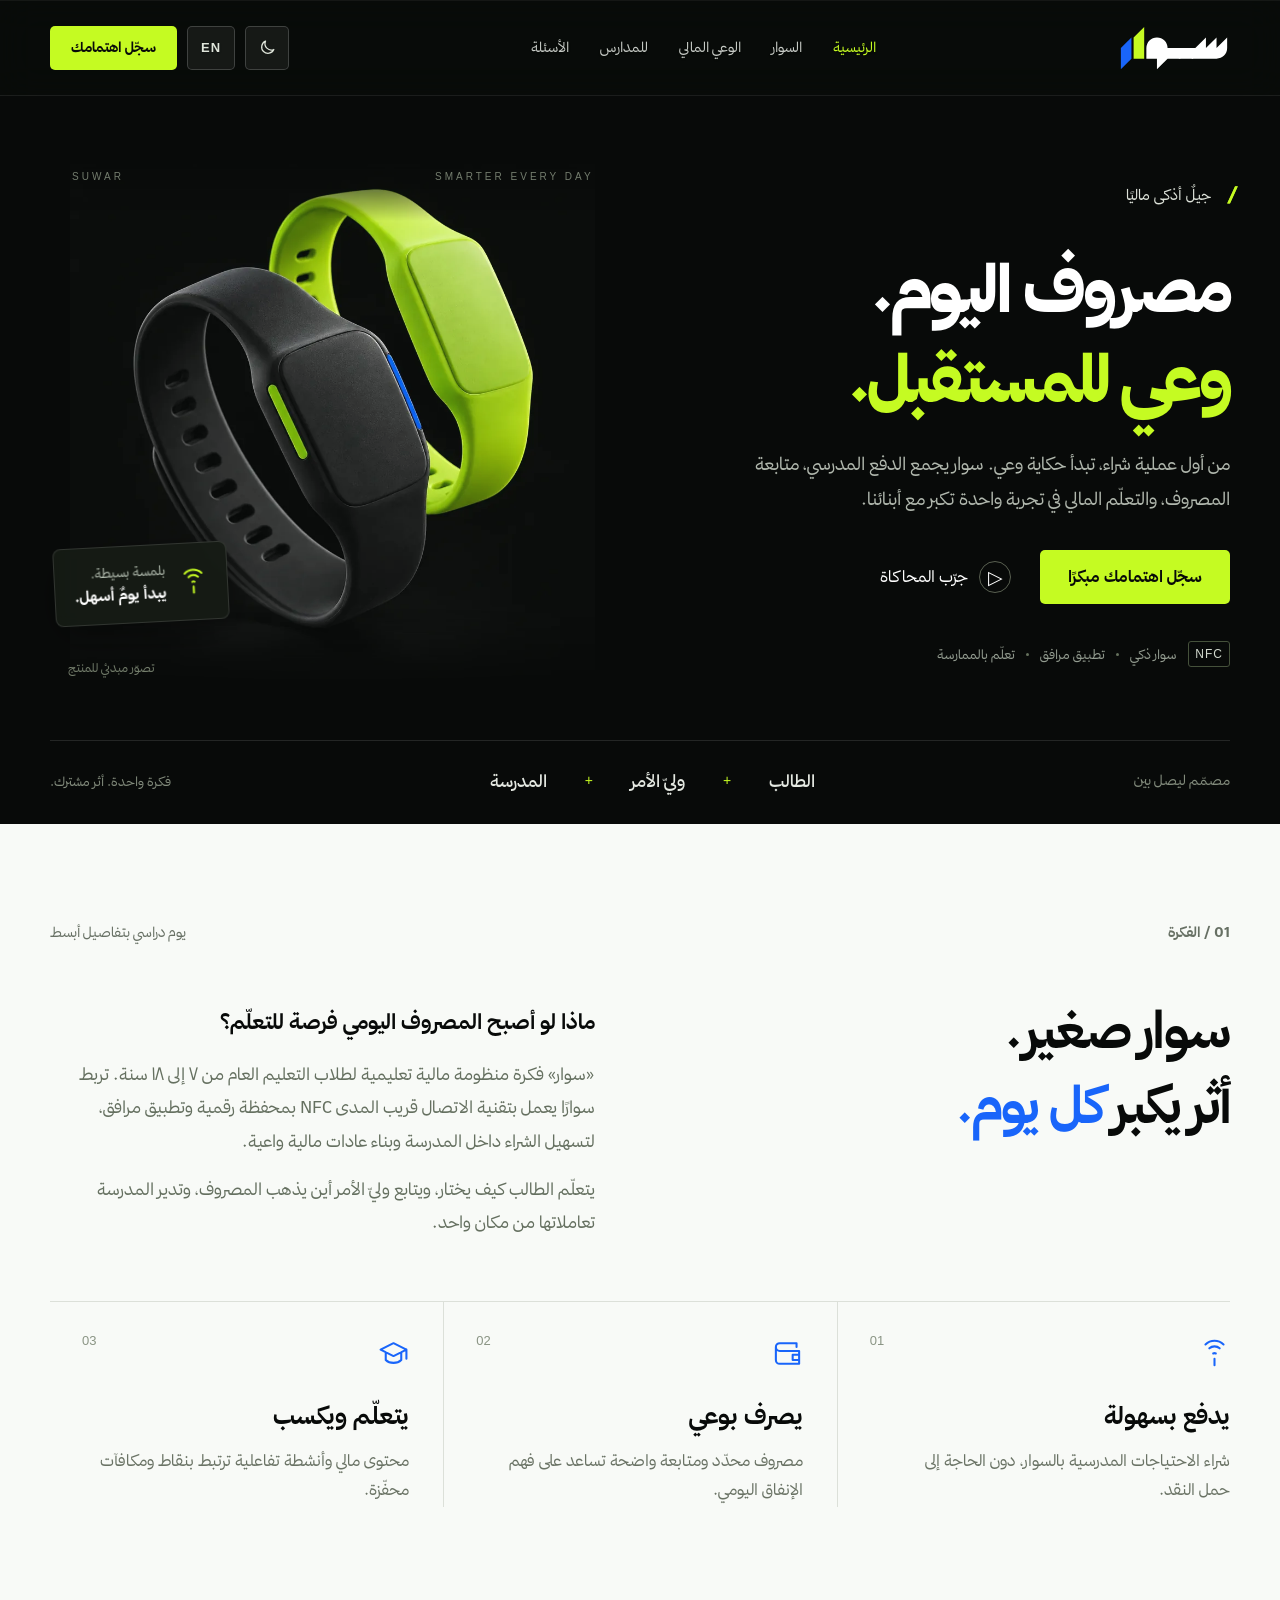
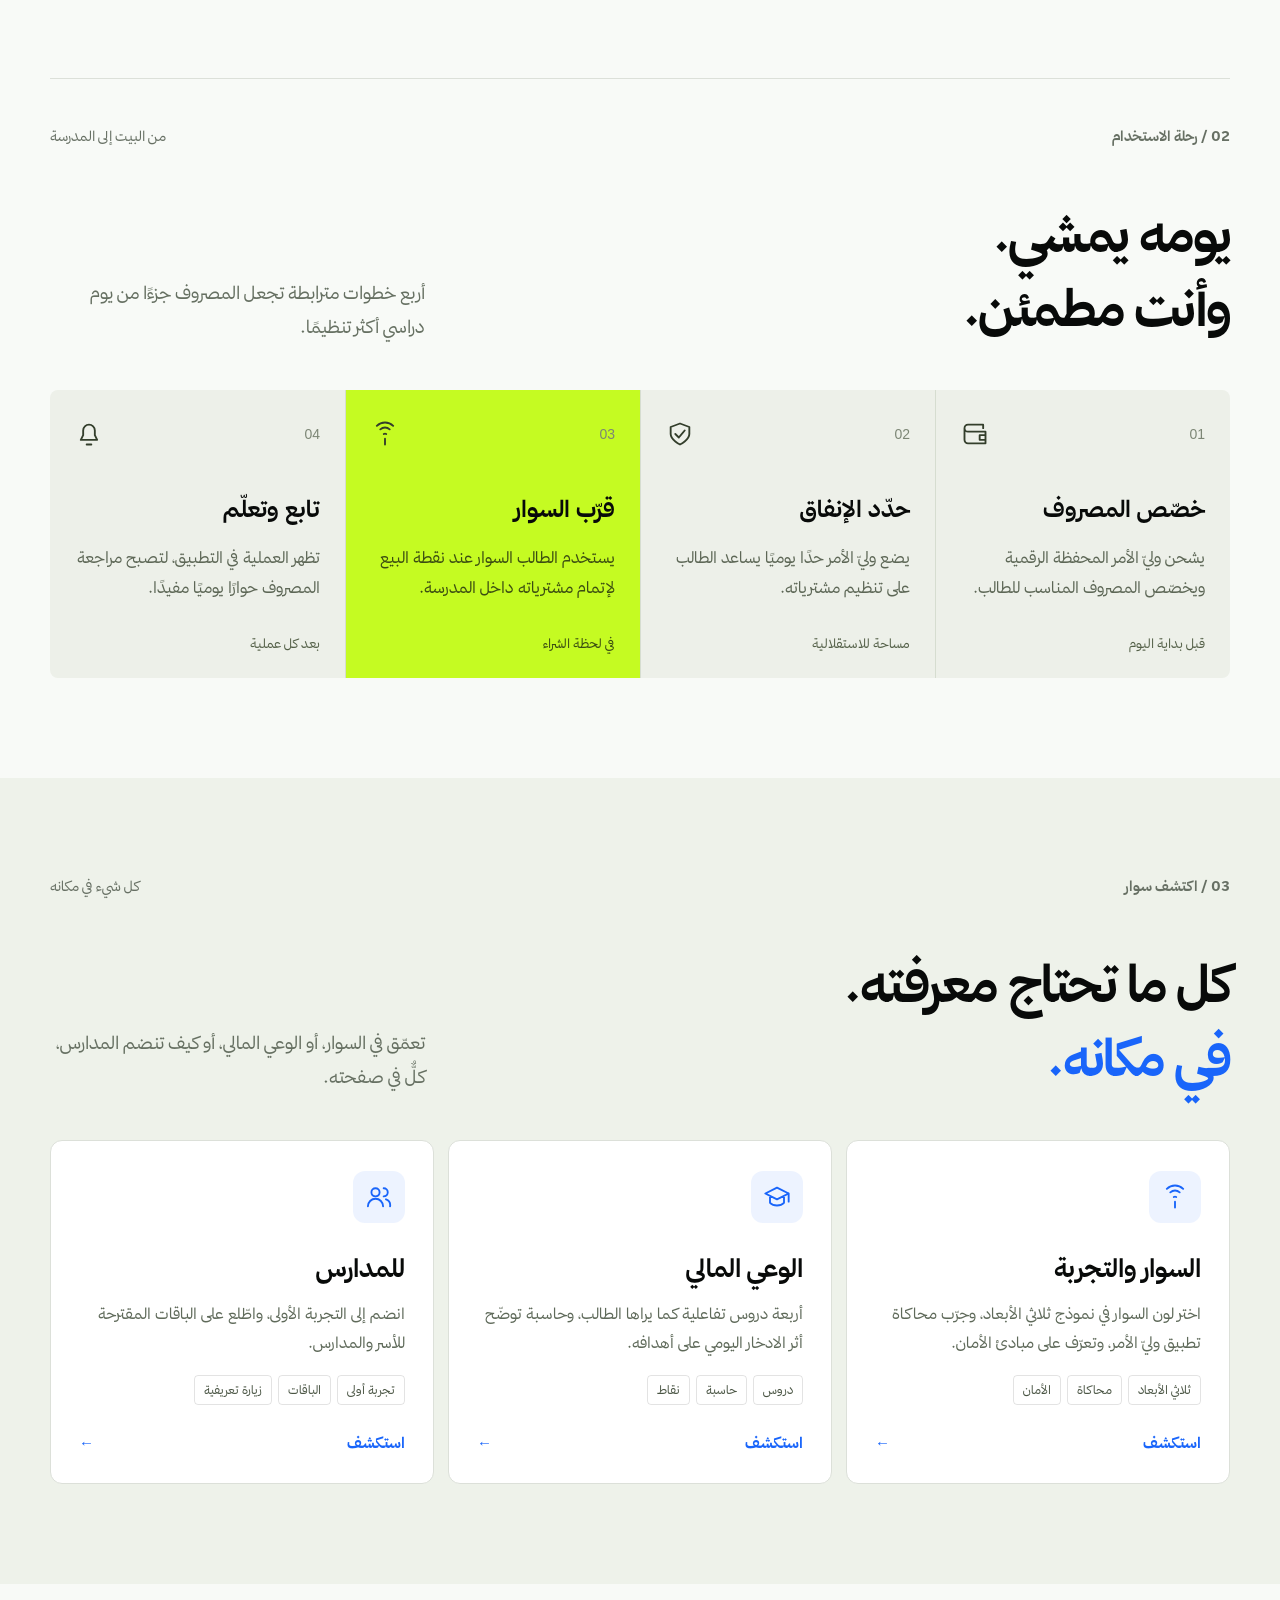
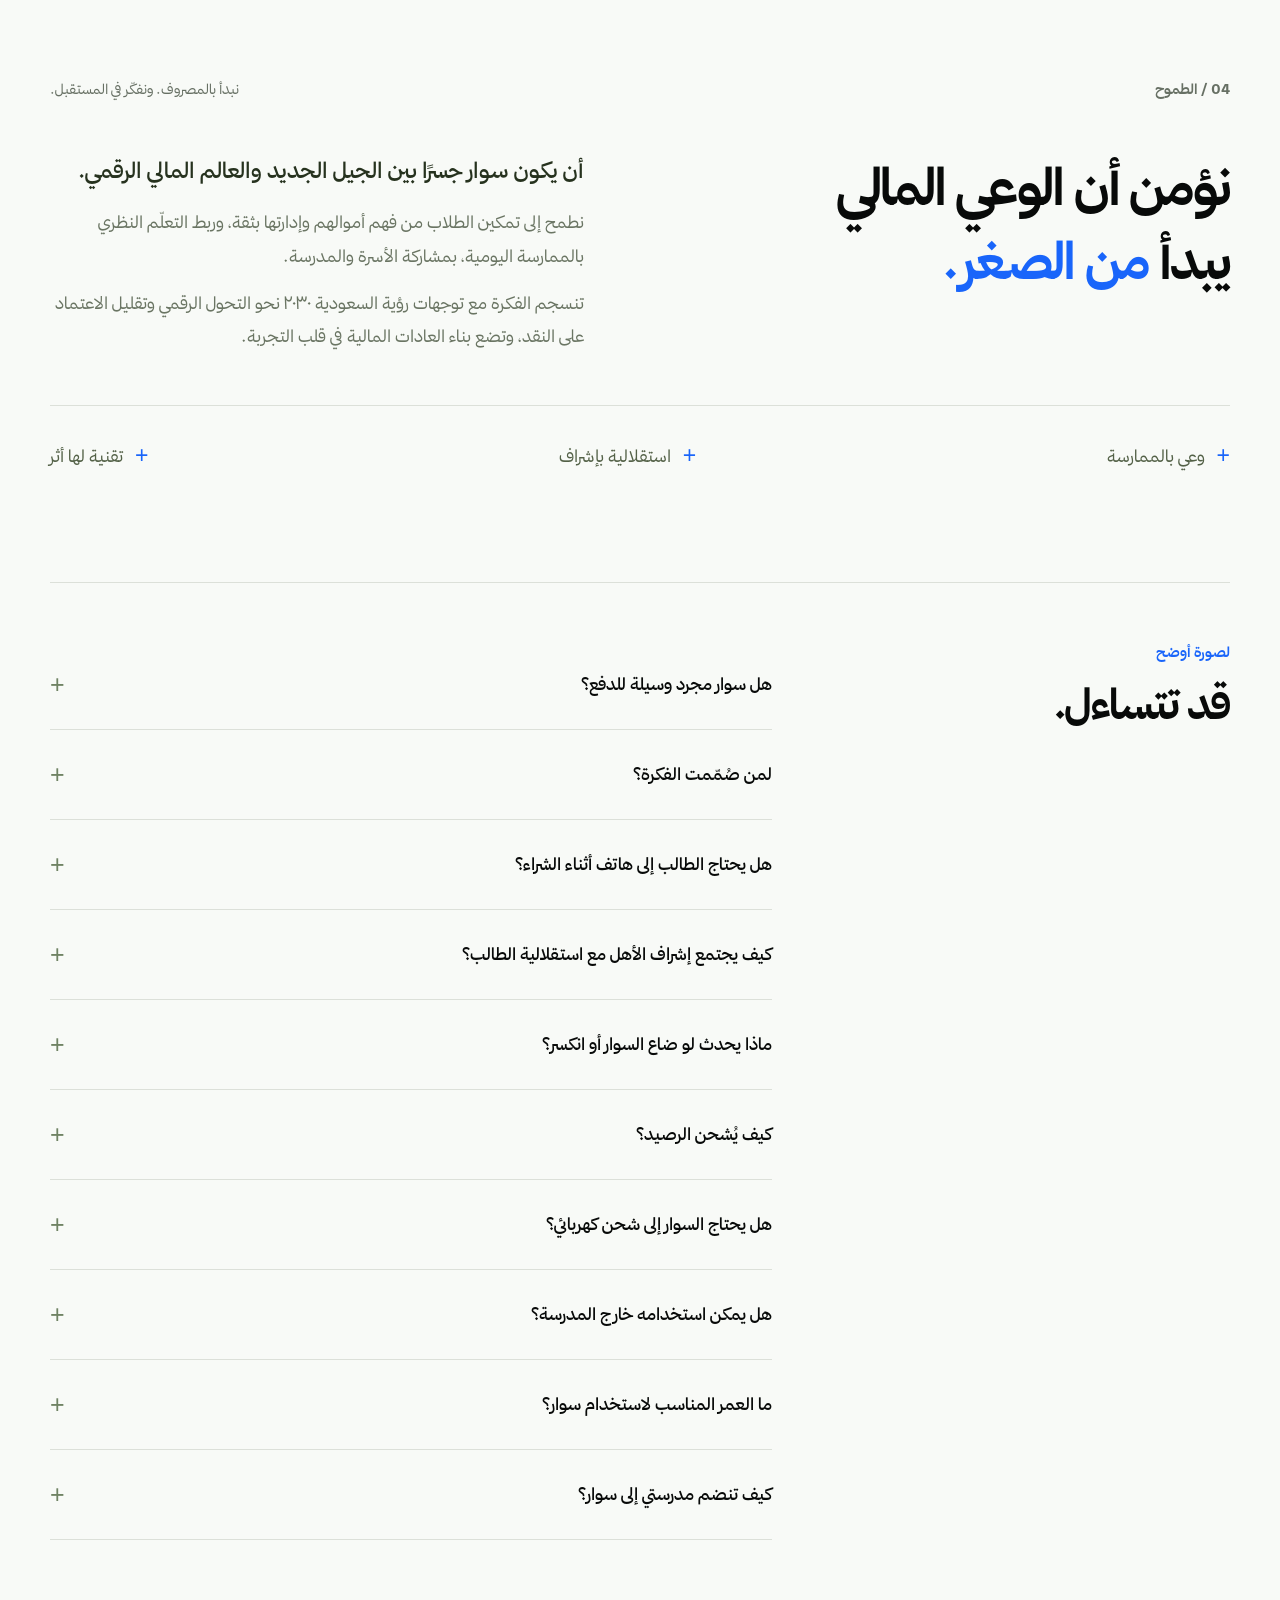
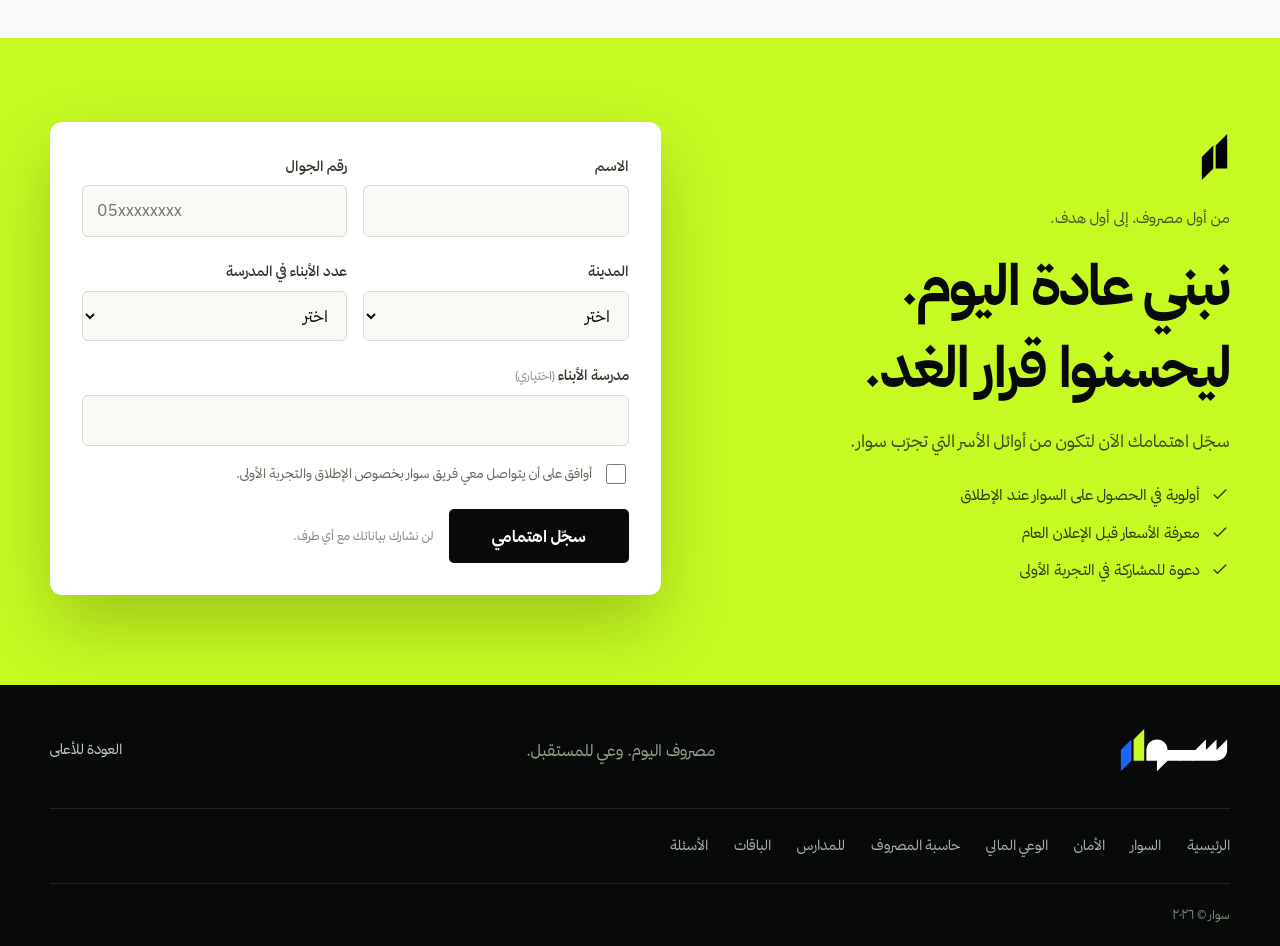
<file: public/index.html>
<!DOCTYPE html>
<html lang="ar" dir="rtl" data-title-en="Suwar | Today’s allowance, tomorrow’s awareness">
<head>
  <meta charset="UTF-8">
  <meta name="viewport" content="width=device-width, initial-scale=1">
  <meta name="theme-color" content="#080a09">
  <title>سوار | مصروف اليوم، وعي للمستقبل</title>
  <meta name="description" content="تعرّف على سوار: فكرة منظومة للمدفوعات المدرسية تجمع السوار الذكي، متابعة المصروف، والتعلّم المالي التفاعلي في تجربة واحدة للطالب والأسرة والمدرسة.">
  <meta property="og:title" content="سوار | مصروف اليوم، وعي للمستقبل">
  <meta property="og:description" content="سوار ذكي. مصروف منظّم. جيل واعٍ ماليًا. اكتشف فكرة سوار ورحلته داخل المدرسة.">
  <meta property="og:type" content="website">
  <meta property="og:locale" content="ar_SA">
  <link rel="icon" type="image/svg+xml" href="data:image/svg+xml,%3Csvg xmlns='http://www.w3.org/2000/svg' viewBox='0 0 32 32'%3E%3Crect width='32' height='32' rx='7' fill='%23080a09'/%3E%3Cpath d='M7 17l8-8v16l-8 5z' fill='%231965fa'/%3E%3Cpath d='M17 9l8-8v22h-8z' fill='%23c5fb22'/%3E%3C/svg%3E">
  <meta name="twitter:card" content="summary_large_image">
  <link rel="preload" href="assets/fonts/thmanyah-400.woff2" as="font" type="font/woff2" crossorigin>
  <link rel="preload" href="assets/fonts/thmanyah-700.woff2" as="font" type="font/woff2" crossorigin>
  <script>(function(){var t;try{t=localStorage.getItem('suwar-theme')}catch(e){}if(t!=='dark'&&t!=='light')t=window.matchMedia&&matchMedia('(prefers-color-scheme: dark)').matches?'dark':'light';document.documentElement.setAttribute('data-theme',t)})()</script>
  <link rel="stylesheet" href="assets/site.css?v=67d2b961">
</head>
<body data-page="index">
  <a class="skip-link" href="#main" data-i18n="skip">انتقل إلى المحتوى</a>
  <svg class="icon-definitions" xmlns="http://www.w3.org/2000/svg" aria-hidden="true">
    <symbol id="i-tap" viewBox="0 0 24 24"><path d="M8 8a6 6 0 0 1 8 0M5 5a10 10 0 0 1 14 0M11 12a2 2 0 0 1 2 0M12 16v5"/></symbol>
    <symbol id="i-wallet" viewBox="0 0 24 24"><path d="M19 7V4H6a3 3 0 0 0 0 6h15v10H6a3 3 0 0 1-3-3V7M16 13h5v4h-5z"/></symbol>
    <symbol id="i-learn" viewBox="0 0 24 24"><path d="m2 9 10-5 10 5-10 5zM6 11v6c3 3 9 3 12 0v-6M22 9v7"/></symbol>
    <symbol id="i-shield" viewBox="0 0 24 24"><path d="m12 3 8 3v6c0 5-8 9-8 9s-8-4-8-9V6zM8 12l3 3 5-6"/></symbol>
    <symbol id="i-bell" viewBox="0 0 24 24"><path d="M5 17h14l-2-4V9a5 5 0 0 0-10 0v4zM10 21h4"/></symbol>
    <symbol id="i-star" viewBox="0 0 24 24"><path d="m12 3 2.8 5.8 6.4.9-4.6 4.5 1.1 6.3-5.7-3-5.7 3 1.1-6.3-4.6-4.5 6.4-.9z"/></symbol>
    <symbol id="i-check" viewBox="0 0 24 24"><path d="m5 12 4 4L19 6"/></symbol>
    <symbol id="i-x" viewBox="0 0 24 24"><path d="M6 6l12 12M18 6 6 18"/></symbol>
    <symbol id="i-grid" viewBox="0 0 24 24"><rect x="3" y="3" width="7" height="7" rx="1"/><rect x="14" y="3" width="7" height="7" rx="1"/><rect x="3" y="14" width="7" height="7" rx="1"/><rect x="14" y="14" width="7" height="7" rx="1"/></symbol>
    <symbol id="i-target" viewBox="0 0 24 24"><circle cx="12" cy="12" r="9"/><circle cx="12" cy="12" r="5"/><circle cx="12" cy="12" r="1"/></symbol>
    <symbol id="i-lock" viewBox="0 0 24 24"><rect x="4" y="11" width="16" height="10" rx="2"/><path d="M8 11V7a4 4 0 0 1 8 0v4M12 15v2"/></symbol>
    <symbol id="i-snow" viewBox="0 0 24 24"><path d="M12 2v20M4 7l16 10M20 7 4 17M9 4l3 2 3-2M9 20l3-2 3 2"/></symbol>
    <symbol id="i-eye" viewBox="0 0 24 24"><path d="M2 12s4-7 10-7 10 7 10 7-4 7-10 7S2 12 2 12z"/><circle cx="12" cy="12" r="3"/></symbol>
    <symbol id="i-drop" viewBox="0 0 24 24"><path d="M12 3s7 7.5 7 12a7 7 0 0 1-14 0c0-4.5 7-12 7-12z"/></symbol>
    <symbol id="i-battery" viewBox="0 0 24 24"><rect x="2" y="7" width="17" height="10" rx="2"/><path d="M22 11v2M6 10v4"/></symbol>
    <symbol id="i-resize" viewBox="0 0 24 24"><path d="M4 12h16M7 9l-3 3 3 3M17 9l3 3-3 3"/></symbol>
    <symbol id="i-leaf" viewBox="0 0 24 24"><path d="M5 19C5 9 11 4 20 4c0 9-5 15-15 15zM5 19l8-8"/></symbol>
    <symbol id="i-doc" viewBox="0 0 24 24"><path d="M6 3h8l4 4v14H6zM14 3v4h4M9 12h6M9 16h6"/></symbol>
    <symbol id="i-users" viewBox="0 0 24 24"><circle cx="9" cy="8" r="3.5"/><path d="M2.5 20a6.5 6.5 0 0 1 13 0M16 4.5a3.5 3.5 0 0 1 0 7M18 14a5.5 5.5 0 0 1 3.5 6"/></symbol>
    <symbol id="i-chart" viewBox="0 0 24 24"><path d="M4 20V4M4 20h16M8 16v-5M12 16V8M16 16v-3"/></symbol>
    <symbol id="i-rotate" viewBox="0 0 24 24"><path d="M3 12a9 9 0 0 1 15.5-6.2L21 8M21 3v5h-5M21 12a9 9 0 0 1-15.5 6.2L3 16M3 21v-5h5"/></symbol>
    <symbol id="i-gift" viewBox="0 0 24 24"><rect x="3" y="8" width="18" height="5" rx="1"/><path d="M5 13v8h14v-8M12 8v13M12 8S10 3 7.5 4.5 9 8 12 8zm0 0s2-5 4.5-3.5S15 8 12 8z"/></symbol>
  </svg>

  <header class="header" id="top">
    <div class="container header-inner">
      <a href="index.html" class="brand" aria-label="سوار، الصفحة الرئيسية" data-i18n-aria="brandAria"><img src="assets/img/logo.svg" width="118" height="46" alt="سوار"></a>
      <nav class="nav" id="main-nav" aria-label="التنقل الرئيسي" data-i18n-aria="navAria">
        <a href="index.html" data-i18n="navHome" aria-current="page">الرئيسية</a><a href="product.html" data-i18n="navProduct">السوار</a><a href="learn.html" data-i18n="nav4">الوعي المالي</a><a href="schools.html" data-i18n="nav6">للمدارس</a><a href="index.html#questions" data-i18n="nav7">الأسئلة</a>
      </nav>
      <div class="header-tools">
        <button class="theme-toggle" type="button" id="theme-toggle" aria-label="الوضع الداكن"><svg class="icon i-moon" viewBox="0 0 24 24" aria-hidden="true"><path d="M20 14.5A8 8 0 0 1 9.5 4a8 8 0 1 0 10.5 10.5z"/></svg><svg class="icon i-sun" viewBox="0 0 24 24" aria-hidden="true"><circle cx="12" cy="12" r="4"/><path d="M12 2v2M12 20v2M4.9 4.9l1.4 1.4M17.7 17.7l1.4 1.4M2 12h2M20 12h2M4.9 19.1l1.4-1.4M17.7 6.3l1.4-1.4"/></svg></button>
        <button class="lang-toggle" type="button" id="lang-toggle" aria-label="Switch to English" lang="en">EN</button>
        <a class="button button-small header-cta" href="#signup" data-i18n="ctaHeader">سجّل اهتمامك</a>
        <button class="menu-toggle" aria-label="فتح القائمة" aria-expanded="false" aria-controls="main-nav"><span></span><span></span></button>
      </div>
    </div>
  </header>

  <main id="main">
    <section class="hero" aria-labelledby="hero-title">
      <div class="container hero-grid">
        <div class="hero-copy">
          <div class="eyebrow"><span class="tiny-mark" aria-hidden="true">//</span> <span data-i18n="eyebrow">جيلٌ أذكى ماليًا</span></div>
          <h1 id="hero-title" data-i18n="h1">مصروف اليوم.<br><span>وعي للمستقبل.</span></h1>
          <p data-i18n="heroP">من أول عملية شراء، تبدأ حكاية وعي. سوار يجمع الدفع المدرسي، متابعة المصروف، والتعلّم المالي في تجربة واحدة تكبر مع أبنائنا.</p>
          <div class="hero-actions"><a class="button" href="#signup" data-i18n="heroCta">سجّل اهتمامك مبكرًا</a><a class="text-link" href="product.html#experience"><span class="play-icon" aria-hidden="true">▷</span> <span data-i18n="heroLink">جرّب المحاكاة</span></a></div>
          <div class="hero-footnote"><span>NFC</span><span data-i18n="fn1">سوار ذكي</span><i aria-hidden="true"></i><span data-i18n="fn2">تطبيق مرافق</span><i aria-hidden="true"></i><span data-i18n="fn3">تعلّم بالممارسة</span></div>
        </div>
        <figure class="hero-visual">
          <div class="visual-topline"><span>SUWAR</span><span>SMARTER EVERY DAY</span></div>
          <img class="product-image" src="assets/img/hero.webp" width="960" height="960" fetchpriority="high" alt="تصور مبدئي لأساور سوار باللونين الأسود والأخضر" data-i18n-alt="heroAlt">
          <div class="product-label"><svg class="icon"><use href="#i-tap"/></svg><span data-i18n="prodLabel">بلمسة بسيطة.<br><strong>يبدأ يومٌ أسهل.</strong></span></div>
          <figcaption data-i18n="heroCap">تصوّر مبدئي للمنتج</figcaption>
        </figure>
      </div>
      <div class="container hero-bottom"><span data-i18n="hb1">مصمّم ليصل بين</span><div><b data-i18n="aStudent">الطالب</b><span>+</span><b data-i18n="aParent">وليّ الأمر</b><span>+</span><b data-i18n="aSchool">المدرسة</b></div><span class="bottom-note" data-i18n="hb2">فكرة واحدة. أثر مشترك.</span></div>
    </section>
    <section class="idea section-light" id="idea" aria-labelledby="idea-title">
      <div class="container">
        <div class="section-kicker"><span data-i18n="k1">01 / الفكرة</span><span data-i18n="k1b">يوم دراسي بتفاصيل أبسط</span></div>
        <div class="intro-grid">
          <h2 id="idea-title" data-i18n="ideaH">سوار صغير.<br>أثر يكبر <span class="blue-text">كل يوم.</span></h2>
          <div class="intro-copy"><p data-i18n="ideaP1">ماذا لو أصبح المصروف اليومي فرصة للتعلّم؟</p><p data-i18n="ideaP2">«سوار» فكرة منظومة مالية تعليمية لطلاب التعليم العام من ٧ إلى ١٨ سنة. تربط سوارًا يعمل بتقنية الاتصال قريب المدى <bdi>NFC</bdi> بمحفظة رقمية وتطبيق مرافق، لتسهيل الشراء داخل المدرسة وبناء عادات مالية واعية.</p><p data-i18n="ideaP3">يتعلّم الطالب كيف يختار، ويتابع وليّ الأمر أين يذهب المصروف، وتدير المدرسة تعاملاتها من مكان واحد.</p></div>
        </div>
        <div class="idea-pillars">
          <article class="reveal"><span class="pillar-number">01</span><svg class="icon"><use href="#i-tap"/></svg><h3 data-i18n="p1h">يدفع بسهولة</h3><p data-i18n="p1p">شراء الاحتياجات المدرسية بالسوار، دون الحاجة إلى حمل النقد.</p></article>
          <article class="reveal"><span class="pillar-number">02</span><svg class="icon"><use href="#i-wallet"/></svg><h3 data-i18n="p2h">يصرف بوعي</h3><p data-i18n="p2p">مصروف محدّد ومتابعة واضحة تساعد على فهم الإنفاق اليومي.</p></article>
          <article class="reveal"><span class="pillar-number">03</span><svg class="icon"><use href="#i-learn"/></svg><h3 data-i18n="p3h">يتعلّم ويكسب</h3><p data-i18n="p3p">محتوى مالي وأنشطة تفاعلية ترتبط بنقاط ومكافآت محفّزة.</p></article>
        </div>
      </div>
    </section>
    <section class="journey section-light" id="journey" aria-labelledby="journey-title" style="padding-top:96px">
      <div class="container">
        <div class="section-kicker"><span data-i18n="k2">02 / رحلة الاستخدام</span><span data-i18n="k2b">من البيت إلى المدرسة</span></div>
        <div class="section-heading"><h2 id="journey-title" data-i18n="jH">يومه يمشي.<br>وأنت مطمئن.</h2><p data-i18n="jP">أربع خطوات مترابطة تجعل المصروف جزءًا من يوم دراسي أكثر تنظيمًا.</p></div>
        <ol class="steps">
          <li><div class="step-top"><span>01</span><svg class="icon"><use href="#i-wallet"/></svg></div><h3 data-i18n="s1h">خصّص المصروف</h3><p data-i18n="s1p">يشحن وليّ الأمر المحفظة الرقمية ويخصّص المصروف المناسب للطالب.</p><small data-i18n="s1s">قبل بداية اليوم</small></li>
          <li><div class="step-top"><span>02</span><svg class="icon"><use href="#i-shield"/></svg></div><h3 data-i18n="s2h">حدّد الإنفاق</h3><p data-i18n="s2p">يضع وليّ الأمر حدًا يوميًا يساعد الطالب على تنظيم مشترياته.</p><small data-i18n="s2s">مساحة للاستقلالية</small></li>
          <li><div class="step-top"><span>03</span><svg class="icon"><use href="#i-tap"/></svg></div><h3 data-i18n="s3h">قرّب السوار</h3><p data-i18n="s3p">يستخدم الطالب السوار عند نقطة البيع لإتمام مشترياته داخل المدرسة.</p><small data-i18n="s3s">في لحظة الشراء</small></li>
          <li><div class="step-top"><span>04</span><svg class="icon"><use href="#i-bell"/></svg></div><h3 data-i18n="s4h">تابع وتعلّم</h3><p data-i18n="s4p">تظهر العملية في التطبيق، لتصبح مراجعة المصروف حوارًا يوميًا مفيدًا.</p><small data-i18n="s4s">بعد كل عملية</small></li>
        </ol>
      </div>
    </section>

    <section class="explore dark-alt section-pad" id="explore" aria-labelledby="explore-title">
      <div class="container">
        <div class="section-kicker"><span data-i18n="exK">03 / اكتشف سوار</span><span data-i18n="exK2">كل شيء في مكانه</span></div>
        <div class="section-heading"><h2 id="explore-title" data-i18n="exH">كل ما تحتاج معرفته.<br><span class="lime-text">في مكانه.</span></h2><p data-i18n="exP">تعمّق في السوار، أو الوعي المالي، أو كيف تنضم المدارس، كلٌّ في صفحته.</p></div>
        <div class="explore-grid">
          <a class="explore-card reveal" href="product.html"><span class="ex-icon"><svg class="icon"><use href="#i-tap"/></svg></span><h3 data-i18n="ex1h">السوار والتجربة</h3><p data-i18n="ex1p">اختر لون السوار في نموذج ثلاثي الأبعاد، وجرّب محاكاة تطبيق وليّ الأمر، وتعرّف على مبادئ الأمان.</p><div class="ex-tags"><span data-i18n="ex1t1">ثلاثي الأبعاد</span><span data-i18n="ex1t2">محاكاة</span><span data-i18n="ex1t3">الأمان</span></div><span class="ex-go"><span data-i18n="exGo">استكشف</span><i aria-hidden="true">←</i></span></a>
          <a class="explore-card reveal" href="learn.html"><span class="ex-icon"><svg class="icon"><use href="#i-learn"/></svg></span><h3 data-i18n="ex2h">الوعي المالي</h3><p data-i18n="ex2p">أربعة دروس تفاعلية كما يراها الطالب، وحاسبة توضّح أثر الادخار اليومي على أهدافه.</p><div class="ex-tags"><span data-i18n="ex2t1">دروس</span><span data-i18n="ex2t2">حاسبة</span><span data-i18n="ex2t3">نقاط</span></div><span class="ex-go"><span data-i18n="exGo">استكشف</span><i aria-hidden="true">←</i></span></a>
          <a class="explore-card reveal" href="schools.html"><span class="ex-icon"><svg class="icon"><use href="#i-users"/></svg></span><h3 data-i18n="ex3h">للمدارس</h3><p data-i18n="ex3p">انضم إلى التجربة الأولى، واطّلع على الباقات المقترحة للأسر والمدارس.</p><div class="ex-tags"><span data-i18n="ex3t1">تجربة أولى</span><span data-i18n="ex3t2">الباقات</span><span data-i18n="ex3t3">زيارة تعريفية</span></div><span class="ex-go"><span data-i18n="exGo">استكشف</span><i aria-hidden="true">←</i></span></a>
        </div>
      </div>
    </section>
    <section class="vision section-light" id="vision" aria-labelledby="vision-title">
      <div class="container">
        <div class="section-kicker"><span data-i18n="k9">04 / الطموح</span><span data-i18n="k9b">نبدأ بالمصروف. ونفكّر في المستقبل.</span></div>
        <div class="vision-grid"><h2 id="vision-title" data-i18n="vH">نؤمن أن الوعي المالي<br>يبدأ <span class="blue-text">من الصغر.</span></h2><div><p class="vision-lead" data-i18n="vLead">أن يكون سوار جسرًا بين الجيل الجديد والعالم المالي الرقمي.</p><p data-i18n="vP1">نطمح إلى تمكين الطلاب من فهم أموالهم وإدارتها بثقة، وربط التعلّم النظري بالممارسة اليومية، بمشاركة الأسرة والمدرسة.</p><p data-i18n="vP2">تنسجم الفكرة مع توجهات رؤية السعودية ٢٠٣٠ نحو التحول الرقمي وتقليل الاعتماد على النقد، وتضع بناء العادات المالية في قلب التجربة.</p></div></div>
        <div class="values"><span data-i18n="val1">وعي بالممارسة</span><span data-i18n="val2">استقلالية بإشراف</span><span data-i18n="val3">تقنية لها أثر</span></div>
      </div>
    </section>
    <section class="faq section-light" id="questions" aria-labelledby="faq-title">
      <div class="container faq-grid"><div><span class="mini-label" data-i18n="faqL">لصورة أوضح</span><h2 id="faq-title" data-i18n="faqH">قد تتساءل.</h2></div><div class="faq-list">
        <details><summary><span data-i18n="q1">هل سوار مجرد وسيلة للدفع؟</span><span aria-hidden="true">+</span></summary><p data-i18n="a1">الدفع جزء من الفكرة. تجمع منظومة سوار بين المدفوعات المدرسية، إدارة المصروف، متابعة وليّ الأمر، والتعلّم المالي المرتبط بالنقاط والمكافآت.</p></details>
        <details><summary><span data-i18n="q2">لمن صُمّمت الفكرة؟</span><span aria-hidden="true">+</span></summary><p data-i18n="a2">تستهدف طلاب التعليم العام من ٧ إلى ١٨ سنة، إلى جانب أولياء أمورهم والمدارس التي توفّر بيئة الاستخدام.</p></details>
        <details><summary><span data-i18n="q3">هل يحتاج الطالب إلى هاتف أثناء الشراء؟</span><span aria-hidden="true">+</span></summary><p data-i18n="a3">لا. تقوم تجربة الدفع المقترحة على تقريب السوار من نقطة البيع داخل المدرسة. ويُستخدم التطبيق المرافق لإدارة المحفظة والمتابعة والتعلّم.</p></details>
        <details><summary><span data-i18n="q4">كيف يجتمع إشراف الأهل مع استقلالية الطالب؟</span><span aria-hidden="true">+</span></summary><p data-i18n="a4">يحدّد وليّ الأمر المصروف وحدود الإنفاق، بينما يتخذ الطالب قراراته اليومية ضمن هذه المساحة، ويتعلّم من مراجعة مشترياته وأهدافه.</p></details>
        <details><summary><span data-i18n="q5">ماذا يحدث لو ضاع السوار أو انكسر؟</span><span aria-hidden="true">+</span></summary><p data-i18n="a5">يجمّده وليّ الأمر من التطبيق مباشرة فيتوقف عن العمل، ثم يُربط سوار بديل بالمحفظة نفسها ويبقى الرصيد كما هو.</p></details>
        <details><summary><span data-i18n="q6">كيف يُشحن الرصيد؟</span><span aria-hidden="true">+</span></summary><p data-i18n="a6">يشحن وليّ الأمر المحفظة من التطبيق بوسائل الدفع المعتادة، مثل مدى أو Apple Pay، ثم يوزّع المصروف على أبنائه.</p></details>
        <details><summary><span data-i18n="q7">هل يحتاج السوار إلى شحن كهربائي؟</span><span aria-hidden="true">+</span></summary><p data-i18n="a7">لا. يعمل السوار بتقنية NFC التي تستمد طاقتها من جهاز نقطة البيع لحظة التقريب، فلا يحتاج إلى بطارية أو شحن.</p></details>
        <details><summary><span data-i18n="q8">هل يمكن استخدامه خارج المدرسة؟</span><span aria-hidden="true">+</span></summary><p data-i18n="a8">في المرحلة الأولى يعمل داخل نقاط البيع المعتمدة في المدرسة فقط، وهذا جزء من مبادئ الأمان المقترحة.</p></details>
        <details><summary><span data-i18n="q9">ما العمر المناسب لاستخدام سوار؟</span><span aria-hidden="true">+</span></summary><p data-i18n="a9">صُمّمت التجربة للطلاب من ٧ إلى ١٨ سنة، ويتغيّر محتوى الدروس والأهداف بحسب المرحلة الدراسية.</p></details>
        <details><summary><span data-i18n="q10">كيف تنضم مدرستي إلى سوار؟</span><span aria-hidden="true">+</span></summary><p data-i18n="a10">املأ نموذج طلب الزيارة في <a href="schools.html" style="color:var(--blue);text-decoration:underline">صفحة المدارس</a>، وسنتواصل مع إدارة المدرسة لترتيب زيارة تعريفية وخطة تشغيل تجريبية.</p></details>
      </div></div>
    </section>
    <section class="signup" id="signup" aria-labelledby="signup-title">
      <div class="container signup-grid">
        <div class="signup-copy">
          <img class="closing-mark" src="assets/img/mark.svg" width="48" height="72" alt="">
          <span class="lead" data-i18n="suLead">من أول مصروف، إلى أول هدف.</span>
          <h2 id="signup-title" data-i18n="suH">نبني عادة اليوم.<br>ليحسنوا قرار الغد.</h2>
          <p data-i18n="suP">سجّل اهتمامك الآن لتكون من أوائل الأسر التي تجرّب سوار.</p>
          <ul class="perks"><li><svg class="icon"><use href="#i-check"/></svg><span data-i18n="pk1">أولوية في الحصول على السوار عند الإطلاق</span></li><li><svg class="icon"><use href="#i-check"/></svg><span data-i18n="pk2">معرفة الأسعار قبل الإعلان العام</span></li><li><svg class="icon"><use href="#i-check"/></svg><span data-i18n="pk3">دعوة للمشاركة في التجربة الأولى</span></li></ul>
        </div>
        <div class="form-card" id="signup-card">
          <form id="signup-form" novalidate data-form="family">
            <div class="form-grid">
              <div class="field"><label for="su-name" data-i18n="fName">الاسم</label><input id="su-name" name="name" required autocomplete="name"><span class="err"></span></div>
              <div class="field"><label for="su-phone" data-i18n="fPhone">رقم الجوال</label><input id="su-phone" name="phone" type="tel" inputmode="tel" required autocomplete="tel" placeholder="05xxxxxxxx" dir="ltr"><span class="err"></span></div>
              <div class="field"><label for="su-city" data-i18n="fCity">المدينة</label><select id="su-city" name="city" required data-cities></select><span class="err"></span></div>
              <div class="field"><label for="su-kids" data-i18n="fKids">عدد الأبناء في المدرسة</label><select id="su-kids" name="kids" required><option value="" data-i18n="optChoose">اختر</option><option value="1" data-num-plain="1">١</option><option value="2" data-num-plain="2">٢</option><option value="3" data-num-plain="3">٣</option><option value="4" data-num-plain="4">٤</option><option value="5+" data-i18n="kids5">٥ أو أكثر</option></select><span class="err"></span></div>
              <div class="field full"><label for="su-school"><span data-i18n="fKidSchool">مدرسة الأبناء</span> <i data-i18n="optional">(اختياري)</i></label><input id="su-school" name="school"></div>
              <label class="consent"><input type="checkbox" name="consent" required id="su-consent"><span data-i18n="consent">أوافق على أن يتواصل معي فريق سوار بخصوص الإطلاق والتجربة الأولى.</span></label>
              <div class="form-actions"><button class="button button-dark" type="submit" data-i18n="fSignupBtn">سجّل اهتمامي</button><small data-i18n="fPrivacy">لن نشارك بياناتك مع أي طرف.</small></div>
            </div>
          </form>
          <div class="form-done" role="status" tabindex="-1"><div class="done-icon"><svg class="icon"><use href="#i-check"/></svg></div><h3 data-i18n="doneH">أهلًا بك في سوار!</h3><p class="done-msg"></p><a class="button" hidden data-wa-link target="_blank" rel="noopener" data-i18n="waSend">أرسل الطلب عبر واتساب</a></div>
        </div>
      </div>
    </section>
  </main>

  <footer><div class="container footer-main"><a class="brand" href="#top" aria-label="العودة إلى بداية سوار" data-i18n-aria="backTopAria"><img src="assets/img/logo.svg" width="118" height="46" alt="سوار"></a><p data-i18n="footTag">مصروف اليوم. وعي للمستقبل.</p><a href="#top" data-i18n="backTop">العودة للأعلى</a></div>
    <div class="container footer-links"><a href="index.html" data-i18n="navHome">الرئيسية</a><a href="product.html" data-i18n="footBr">السوار</a><a href="product.html#security" data-i18n="nav5">الأمان</a><a href="learn.html" data-i18n="nav4">الوعي المالي</a><a href="learn.html#calculator" data-i18n="footCalc">حاسبة المصروف</a><a href="schools.html" data-i18n="nav6">للمدارس</a><a href="schools.html#pricing" data-i18n="footPr">الباقات</a><a href="index.html#questions" data-i18n="nav7">الأسئلة</a>
      <div class="socials" id="socials"></div></div>
    <div class="container footer-bottom"><span><span data-i18n="brandName">سوار</span> © <span id="year">٢٠٢٦</span></span><span id="foot-contact"></span></div></footer>
  <a class="wa-float" id="wa-float" data-config-hidden target="_blank" rel="noopener" aria-label="تواصل معنا عبر واتساب" data-i18n-aria="waAria"><svg viewBox="0 0 24 24"><path d="M12 2a10 10 0 0 0-8.6 15.1L2 22l5-1.3A10 10 0 1 0 12 2zm0 18.2a8.2 8.2 0 0 1-4.2-1.2l-.3-.2-3 .8.8-2.9-.2-.3A8.2 8.2 0 1 1 12 20.2zm4.5-6.1c-.2-.1-1.5-.7-1.7-.8s-.4-.1-.6.1-.7.8-.8 1-.3.2-.5.1a6.7 6.7 0 0 1-3.3-2.9c-.3-.4.2-.4.7-1.4.1-.2 0-.3 0-.4l-.8-1.8c-.2-.5-.4-.4-.6-.4h-.5a1 1 0 0 0-.7.3 2.9 2.9 0 0 0-.9 2.2 5.1 5.1 0 0 0 1.1 2.7 11.6 11.6 0 0 0 4.4 3.9c1.6.7 2.3.8 3.1.6a2.7 2.7 0 0 0 1.8-1.2 2.2 2.2 0 0 0 .2-1.3c-.1-.1-.2-.2-.5-.3z"/></svg></a>
<script src="assets/app.js?v=67d2b961" defer></script>
</body>
</html>
</file>
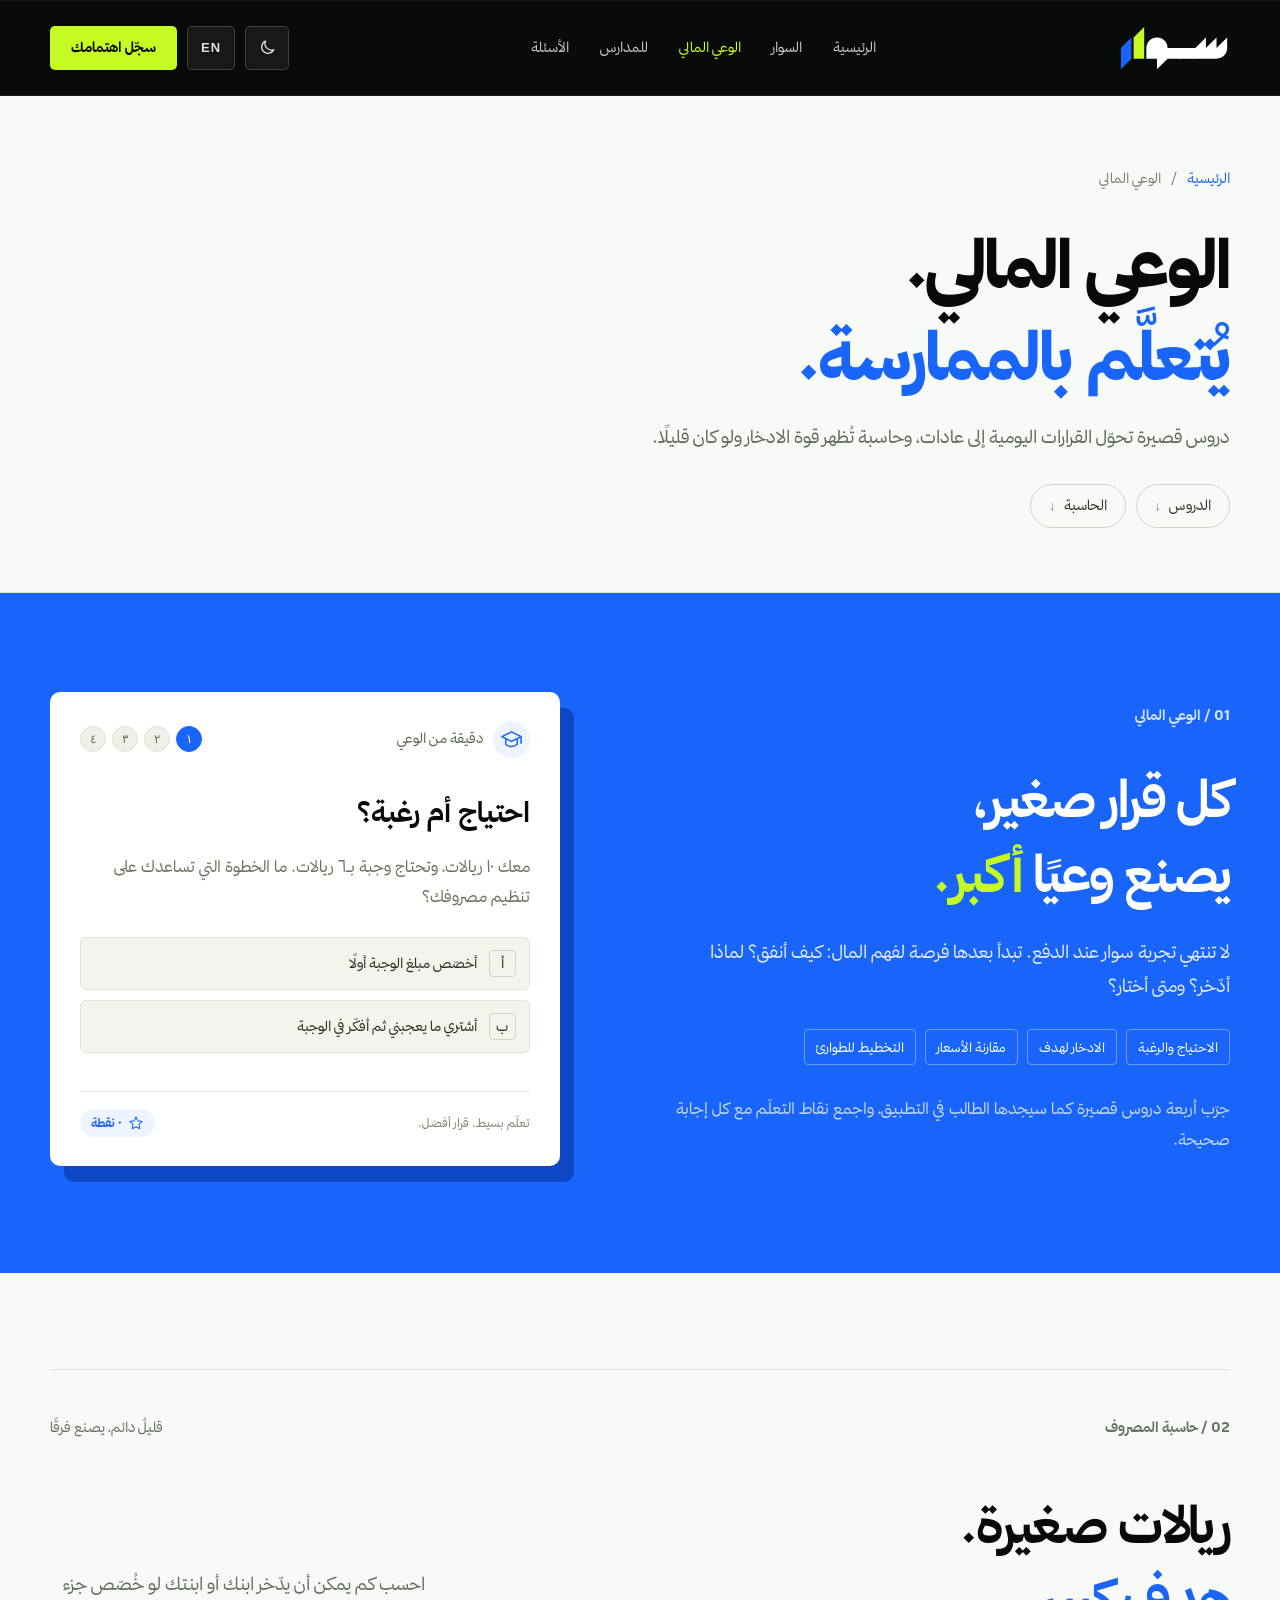
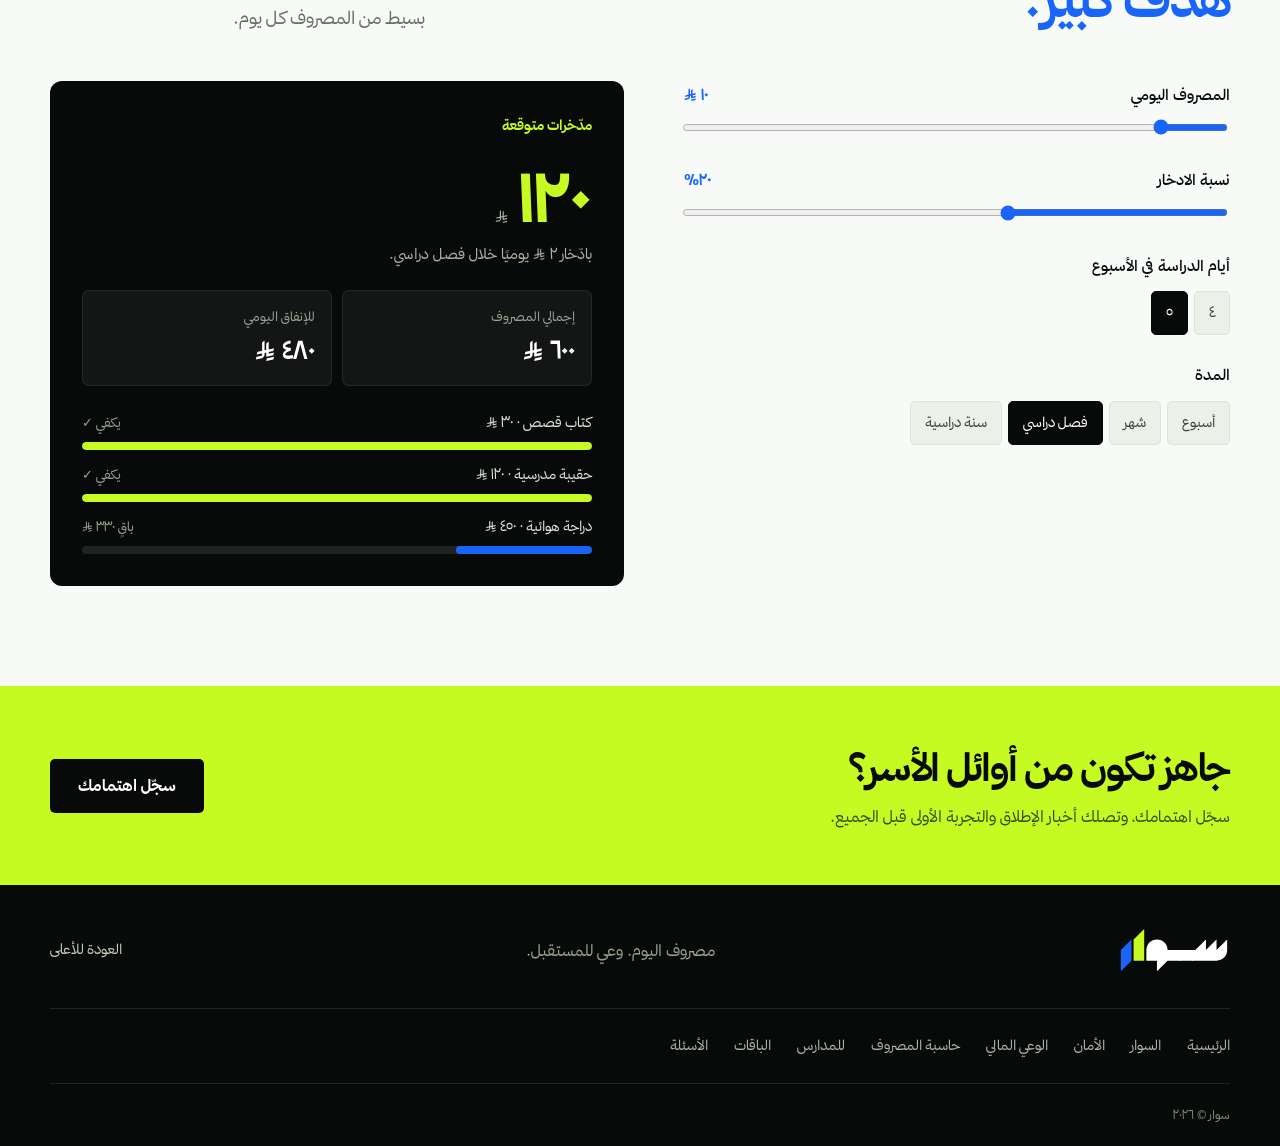
<file: public/learn.html>
<!DOCTYPE html>
<html lang="ar" dir="rtl" data-title-en="Financial literacy | Suwar">
<head>
  <meta charset="UTF-8">
  <meta name="viewport" content="width=device-width, initial-scale=1">
  <meta name="theme-color" content="#080a09">
  <title>الوعي المالي | سوار</title>
  <meta name="description" content="تعرّف على سوار: فكرة منظومة للمدفوعات المدرسية تجمع السوار الذكي، متابعة المصروف، والتعلّم المالي التفاعلي في تجربة واحدة للطالب والأسرة والمدرسة.">
  <meta property="og:title" content="سوار | مصروف اليوم، وعي للمستقبل">
  <meta property="og:description" content="سوار ذكي. مصروف منظّم. جيل واعٍ ماليًا. اكتشف فكرة سوار ورحلته داخل المدرسة.">
  <meta property="og:type" content="website">
  <meta property="og:locale" content="ar_SA">
  <link rel="icon" type="image/svg+xml" href="data:image/svg+xml,%3Csvg xmlns='http://www.w3.org/2000/svg' viewBox='0 0 32 32'%3E%3Crect width='32' height='32' rx='7' fill='%23080a09'/%3E%3Cpath d='M7 17l8-8v16l-8 5z' fill='%231965fa'/%3E%3Cpath d='M17 9l8-8v22h-8z' fill='%23c5fb22'/%3E%3C/svg%3E">
  <meta name="twitter:card" content="summary_large_image">
  <link rel="preload" href="assets/fonts/thmanyah-400.woff2" as="font" type="font/woff2" crossorigin>
  <link rel="preload" href="assets/fonts/thmanyah-700.woff2" as="font" type="font/woff2" crossorigin>
  <script>(function(){var t;try{t=localStorage.getItem('suwar-theme')}catch(e){}if(t!=='dark'&&t!=='light')t=window.matchMedia&&matchMedia('(prefers-color-scheme: dark)').matches?'dark':'light';document.documentElement.setAttribute('data-theme',t)})()</script>
  <link rel="stylesheet" href="assets/site.css?v=67d2b961">
</head>
<body data-page="learn">
  <a class="skip-link" href="#main" data-i18n="skip">انتقل إلى المحتوى</a>
  <svg class="icon-definitions" xmlns="http://www.w3.org/2000/svg" aria-hidden="true">
    <symbol id="i-tap" viewBox="0 0 24 24"><path d="M8 8a6 6 0 0 1 8 0M5 5a10 10 0 0 1 14 0M11 12a2 2 0 0 1 2 0M12 16v5"/></symbol>
    <symbol id="i-wallet" viewBox="0 0 24 24"><path d="M19 7V4H6a3 3 0 0 0 0 6h15v10H6a3 3 0 0 1-3-3V7M16 13h5v4h-5z"/></symbol>
    <symbol id="i-learn" viewBox="0 0 24 24"><path d="m2 9 10-5 10 5-10 5zM6 11v6c3 3 9 3 12 0v-6M22 9v7"/></symbol>
    <symbol id="i-shield" viewBox="0 0 24 24"><path d="m12 3 8 3v6c0 5-8 9-8 9s-8-4-8-9V6zM8 12l3 3 5-6"/></symbol>
    <symbol id="i-bell" viewBox="0 0 24 24"><path d="M5 17h14l-2-4V9a5 5 0 0 0-10 0v4zM10 21h4"/></symbol>
    <symbol id="i-star" viewBox="0 0 24 24"><path d="m12 3 2.8 5.8 6.4.9-4.6 4.5 1.1 6.3-5.7-3-5.7 3 1.1-6.3-4.6-4.5 6.4-.9z"/></symbol>
    <symbol id="i-check" viewBox="0 0 24 24"><path d="m5 12 4 4L19 6"/></symbol>
    <symbol id="i-x" viewBox="0 0 24 24"><path d="M6 6l12 12M18 6 6 18"/></symbol>
    <symbol id="i-grid" viewBox="0 0 24 24"><rect x="3" y="3" width="7" height="7" rx="1"/><rect x="14" y="3" width="7" height="7" rx="1"/><rect x="3" y="14" width="7" height="7" rx="1"/><rect x="14" y="14" width="7" height="7" rx="1"/></symbol>
    <symbol id="i-target" viewBox="0 0 24 24"><circle cx="12" cy="12" r="9"/><circle cx="12" cy="12" r="5"/><circle cx="12" cy="12" r="1"/></symbol>
    <symbol id="i-lock" viewBox="0 0 24 24"><rect x="4" y="11" width="16" height="10" rx="2"/><path d="M8 11V7a4 4 0 0 1 8 0v4M12 15v2"/></symbol>
    <symbol id="i-snow" viewBox="0 0 24 24"><path d="M12 2v20M4 7l16 10M20 7 4 17M9 4l3 2 3-2M9 20l3-2 3 2"/></symbol>
    <symbol id="i-eye" viewBox="0 0 24 24"><path d="M2 12s4-7 10-7 10 7 10 7-4 7-10 7S2 12 2 12z"/><circle cx="12" cy="12" r="3"/></symbol>
    <symbol id="i-drop" viewBox="0 0 24 24"><path d="M12 3s7 7.5 7 12a7 7 0 0 1-14 0c0-4.5 7-12 7-12z"/></symbol>
    <symbol id="i-battery" viewBox="0 0 24 24"><rect x="2" y="7" width="17" height="10" rx="2"/><path d="M22 11v2M6 10v4"/></symbol>
    <symbol id="i-resize" viewBox="0 0 24 24"><path d="M4 12h16M7 9l-3 3 3 3M17 9l3 3-3 3"/></symbol>
    <symbol id="i-leaf" viewBox="0 0 24 24"><path d="M5 19C5 9 11 4 20 4c0 9-5 15-15 15zM5 19l8-8"/></symbol>
    <symbol id="i-doc" viewBox="0 0 24 24"><path d="M6 3h8l4 4v14H6zM14 3v4h4M9 12h6M9 16h6"/></symbol>
    <symbol id="i-users" viewBox="0 0 24 24"><circle cx="9" cy="8" r="3.5"/><path d="M2.5 20a6.5 6.5 0 0 1 13 0M16 4.5a3.5 3.5 0 0 1 0 7M18 14a5.5 5.5 0 0 1 3.5 6"/></symbol>
    <symbol id="i-chart" viewBox="0 0 24 24"><path d="M4 20V4M4 20h16M8 16v-5M12 16V8M16 16v-3"/></symbol>
    <symbol id="i-rotate" viewBox="0 0 24 24"><path d="M3 12a9 9 0 0 1 15.5-6.2L21 8M21 3v5h-5M21 12a9 9 0 0 1-15.5 6.2L3 16M3 21v-5h5"/></symbol>
    <symbol id="i-gift" viewBox="0 0 24 24"><rect x="3" y="8" width="18" height="5" rx="1"/><path d="M5 13v8h14v-8M12 8v13M12 8S10 3 7.5 4.5 9 8 12 8zm0 0s2-5 4.5-3.5S15 8 12 8z"/></symbol>
  </svg>

  <header class="header" id="top">
    <div class="container header-inner">
      <a href="index.html" class="brand" aria-label="سوار، الصفحة الرئيسية" data-i18n-aria="brandAria"><img src="assets/img/logo.svg" width="118" height="46" alt="سوار"></a>
      <nav class="nav" id="main-nav" aria-label="التنقل الرئيسي" data-i18n-aria="navAria">
        <a href="index.html" data-i18n="navHome">الرئيسية</a><a href="product.html" data-i18n="navProduct">السوار</a><a href="learn.html" data-i18n="nav4" aria-current="page">الوعي المالي</a><a href="schools.html" data-i18n="nav6">للمدارس</a><a href="index.html#questions" data-i18n="nav7">الأسئلة</a>
      </nav>
      <div class="header-tools">
        <button class="theme-toggle" type="button" id="theme-toggle" aria-label="الوضع الداكن"><svg class="icon i-moon" viewBox="0 0 24 24" aria-hidden="true"><path d="M20 14.5A8 8 0 0 1 9.5 4a8 8 0 1 0 10.5 10.5z"/></svg><svg class="icon i-sun" viewBox="0 0 24 24" aria-hidden="true"><circle cx="12" cy="12" r="4"/><path d="M12 2v2M12 20v2M4.9 4.9l1.4 1.4M17.7 17.7l1.4 1.4M2 12h2M20 12h2M4.9 19.1l1.4-1.4M17.7 6.3l1.4-1.4"/></svg></button>
        <button class="lang-toggle" type="button" id="lang-toggle" aria-label="Switch to English" lang="en">EN</button>
        <a class="button button-small header-cta" href="index.html#signup" data-i18n="ctaHeader">سجّل اهتمامك</a>
        <button class="menu-toggle" aria-label="فتح القائمة" aria-expanded="false" aria-controls="main-nav"><span></span><span></span></button>
      </div>
    </div>
  </header>

  <main id="main">

    <section class="page-hero section-light" aria-labelledby="ph-title">
      <div class="container">
        <nav class="crumbs" aria-label="breadcrumb"><a href="index.html" data-i18n="crumbHome">الرئيسية</a><span aria-hidden="true">/</span><span data-i18n="nav4">الوعي المالي</span></nav>
        <h1 id="ph-title" data-i18n="phLearnH">الوعي المالي.<br><span class="blue-text">يُتعلَّم بالممارسة.</span></h1>
        <p data-i18n="phLearnP">دروس قصيرة تحوّل القرارات اليومية إلى عادات، وحاسبة تُظهر قوة الادخار ولو كان قليلًا.</p>
        <div class="page-jump"><a href="#learning" data-i18n="jLessons">الدروس</a><a href="#calculator" data-i18n="jCalc">الحاسبة</a></div>
      </div>
    </section>
    <section class="learning" id="learning" aria-labelledby="learning-title">
      <div class="container learning-grid">
        <div class="learning-copy"><div class="section-kicker"><span data-i18n="k5">01 / الوعي المالي</span></div><h2 id="learning-title" data-i18n="lH">كل قرار صغير،<br>يصنع وعيًا <span>أكبر.</span></h2><p data-i18n="lP">لا تنتهي تجربة سوار عند الدفع. تبدأ بعدها فرصة لفهم المال: كيف أنفق؟ لماذا أدّخر؟ ومتى أختار؟</p><div class="learning-topics"><span data-i18n="lt1">الاحتياج والرغبة</span><span data-i18n="lt2">الادخار لهدف</span><span data-i18n="lt3">مقارنة الأسعار</span><span data-i18n="lt4">التخطيط للطوارئ</span></div><p class="learning-secondary" data-i18n="lP2">جرّب أربعة دروس قصيرة كما سيجدها الطالب في التطبيق، واجمع نقاط التعلّم مع كل إجابة صحيحة.</p></div>
        <div class="lesson" id="lesson">
          <div class="lesson-top"><span class="lesson-icon"><svg class="icon"><use href="#i-learn"/></svg></span><span data-i18n="lMinute">دقيقة من الوعي</span><div class="lesson-dots" id="lesson-dots" role="group" aria-label="الدروس" data-i18n-aria="lessonsAria"></div></div>
          <h3 id="lesson-title"></h3><p id="lesson-q"></p>
          <div class="lesson-options" id="lesson-options"></div>
          <div id="lesson-feedback" class="lesson-feedback" aria-live="polite"></div>
          <div class="lesson-nav"><button class="lesson-reset" type="button" hidden data-i18n="lRetry">جرّب من جديد</button><button class="lesson-next" type="button" hidden id="lesson-next"></button></div>
          <div class="lesson-footer"><span data-i18n="lFoot">تعلّم بسيط. قرار أفضل.</span><span class="points-pill"><svg class="icon"><use href="#i-star"/></svg><span id="lesson-points"></span></span></div>
        </div>
      </div>
    </section>
    <section class="calc section-light" id="calculator" aria-labelledby="calc-title">
      <div class="container">
        <div class="section-kicker"><span data-i18n="k4">02 / حاسبة المصروف</span><span data-i18n="k4b">قليلٌ دائم، يصنع فرقًا</span></div>
        <div class="section-heading"><h2 id="calc-title" data-i18n="cH">ريالات صغيرة.<br><span class="blue-text">هدف كبير.</span></h2><p data-i18n="cP">احسب كم يمكن أن يدّخر ابنك أو ابنتك لو خُصّص جزء بسيط من المصروف كل يوم.</p></div>
        <div class="calc-grid">
          <div class="calc-inputs">
            <div class="calc-field"><label for="c-daily"><span data-i18n="cDaily">المصروف اليومي</span><output id="c-daily-out"></output></label><input type="range" id="c-daily" min="5" max="50" step="1" value="10"></div>
            <div class="calc-field"><label for="c-save"><span data-i18n="cSave">نسبة الادخار</span><output id="c-save-out"></output></label><input type="range" id="c-save" min="0" max="50" step="5" value="20"></div>
            <div class="calc-field"><span class="label" id="c-days-l" data-i18n="cDays">أيام الدراسة في الأسبوع</span><div class="seg" role="group" aria-labelledby="c-days-l" id="c-days"><button type="button" data-v="4" aria-pressed="false" data-num-plain="4">٤</button><button type="button" data-v="5" aria-pressed="true" data-num-plain="5">٥</button></div></div>
            <div class="calc-field"><span class="label" id="c-period-l" data-i18n="cPeriod">المدة</span><div class="seg" role="group" aria-labelledby="c-period-l" id="c-period"><button type="button" data-v="1" aria-pressed="false" data-i18n="per1">أسبوع</button><button type="button" data-v="4" aria-pressed="false" data-i18n="per4">شهر</button><button type="button" data-v="12" aria-pressed="true" data-i18n="per12">فصل دراسي</button><button type="button" data-v="36" aria-pressed="false" data-i18n="per36">سنة دراسية</button></div></div>
          </div>
          <div class="calc-result" aria-live="polite">
            <span class="mini-label" data-i18n="cResL">مدّخرات متوقعة</span>
            <div class="calc-big"><b id="c-saved">٠</b><span data-cur>ر.س</span></div>
            <p class="calc-sub" id="c-saved-sub"></p>
            <div class="calc-split"><div><small data-i18n="cTotal">إجمالي المصروف</small><b id="c-total">٠</b></div><div><small data-i18n="cSpend">للإنفاق اليومي</small><b id="c-spend">٠</b></div></div>
            <div class="goals" id="c-goals"></div>
          </div>
        </div>
      </div>
    </section>

    <section class="cta-band"><div class="container cta-inner"><div><h2 data-i18n="ctaH">جاهز تكون من أوائل الأسر؟</h2><p data-i18n="ctaP">سجّل اهتمامك، وتصلك أخبار الإطلاق والتجربة الأولى قبل الجميع.</p></div><a class="button button-dark" href="index.html#signup" data-i18n="ctaHeader">سجّل اهتمامك</a></div></section>
  </main>

  <footer><div class="container footer-main"><a class="brand" href="#top" aria-label="العودة إلى بداية سوار" data-i18n-aria="backTopAria"><img src="assets/img/logo.svg" width="118" height="46" alt="سوار"></a><p data-i18n="footTag">مصروف اليوم. وعي للمستقبل.</p><a href="#top" data-i18n="backTop">العودة للأعلى</a></div>
    <div class="container footer-links"><a href="index.html" data-i18n="navHome">الرئيسية</a><a href="product.html" data-i18n="footBr">السوار</a><a href="product.html#security" data-i18n="nav5">الأمان</a><a href="learn.html" data-i18n="nav4">الوعي المالي</a><a href="learn.html#calculator" data-i18n="footCalc">حاسبة المصروف</a><a href="schools.html" data-i18n="nav6">للمدارس</a><a href="schools.html#pricing" data-i18n="footPr">الباقات</a><a href="index.html#questions" data-i18n="nav7">الأسئلة</a>
      <div class="socials" id="socials"></div></div>
    <div class="container footer-bottom"><span><span data-i18n="brandName">سوار</span> © <span id="year">٢٠٢٦</span></span><span id="foot-contact"></span></div></footer>
  <a class="wa-float" id="wa-float" data-config-hidden target="_blank" rel="noopener" aria-label="تواصل معنا عبر واتساب" data-i18n-aria="waAria"><svg viewBox="0 0 24 24"><path d="M12 2a10 10 0 0 0-8.6 15.1L2 22l5-1.3A10 10 0 1 0 12 2zm0 18.2a8.2 8.2 0 0 1-4.2-1.2l-.3-.2-3 .8.8-2.9-.2-.3A8.2 8.2 0 1 1 12 20.2zm4.5-6.1c-.2-.1-1.5-.7-1.7-.8s-.4-.1-.6.1-.7.8-.8 1-.3.2-.5.1a6.7 6.7 0 0 1-3.3-2.9c-.3-.4.2-.4.7-1.4.1-.2 0-.3 0-.4l-.8-1.8c-.2-.5-.4-.4-.6-.4h-.5a1 1 0 0 0-.7.3 2.9 2.9 0 0 0-.9 2.2 5.1 5.1 0 0 0 1.1 2.7 11.6 11.6 0 0 0 4.4 3.9c1.6.7 2.3.8 3.1.6a2.7 2.7 0 0 0 1.8-1.2 2.2 2.2 0 0 0 .2-1.3c-.1-.1-.2-.2-.5-.3z"/></svg></a>
<script src="assets/app.js?v=67d2b961" defer></script>
</body>
</html>
</file>
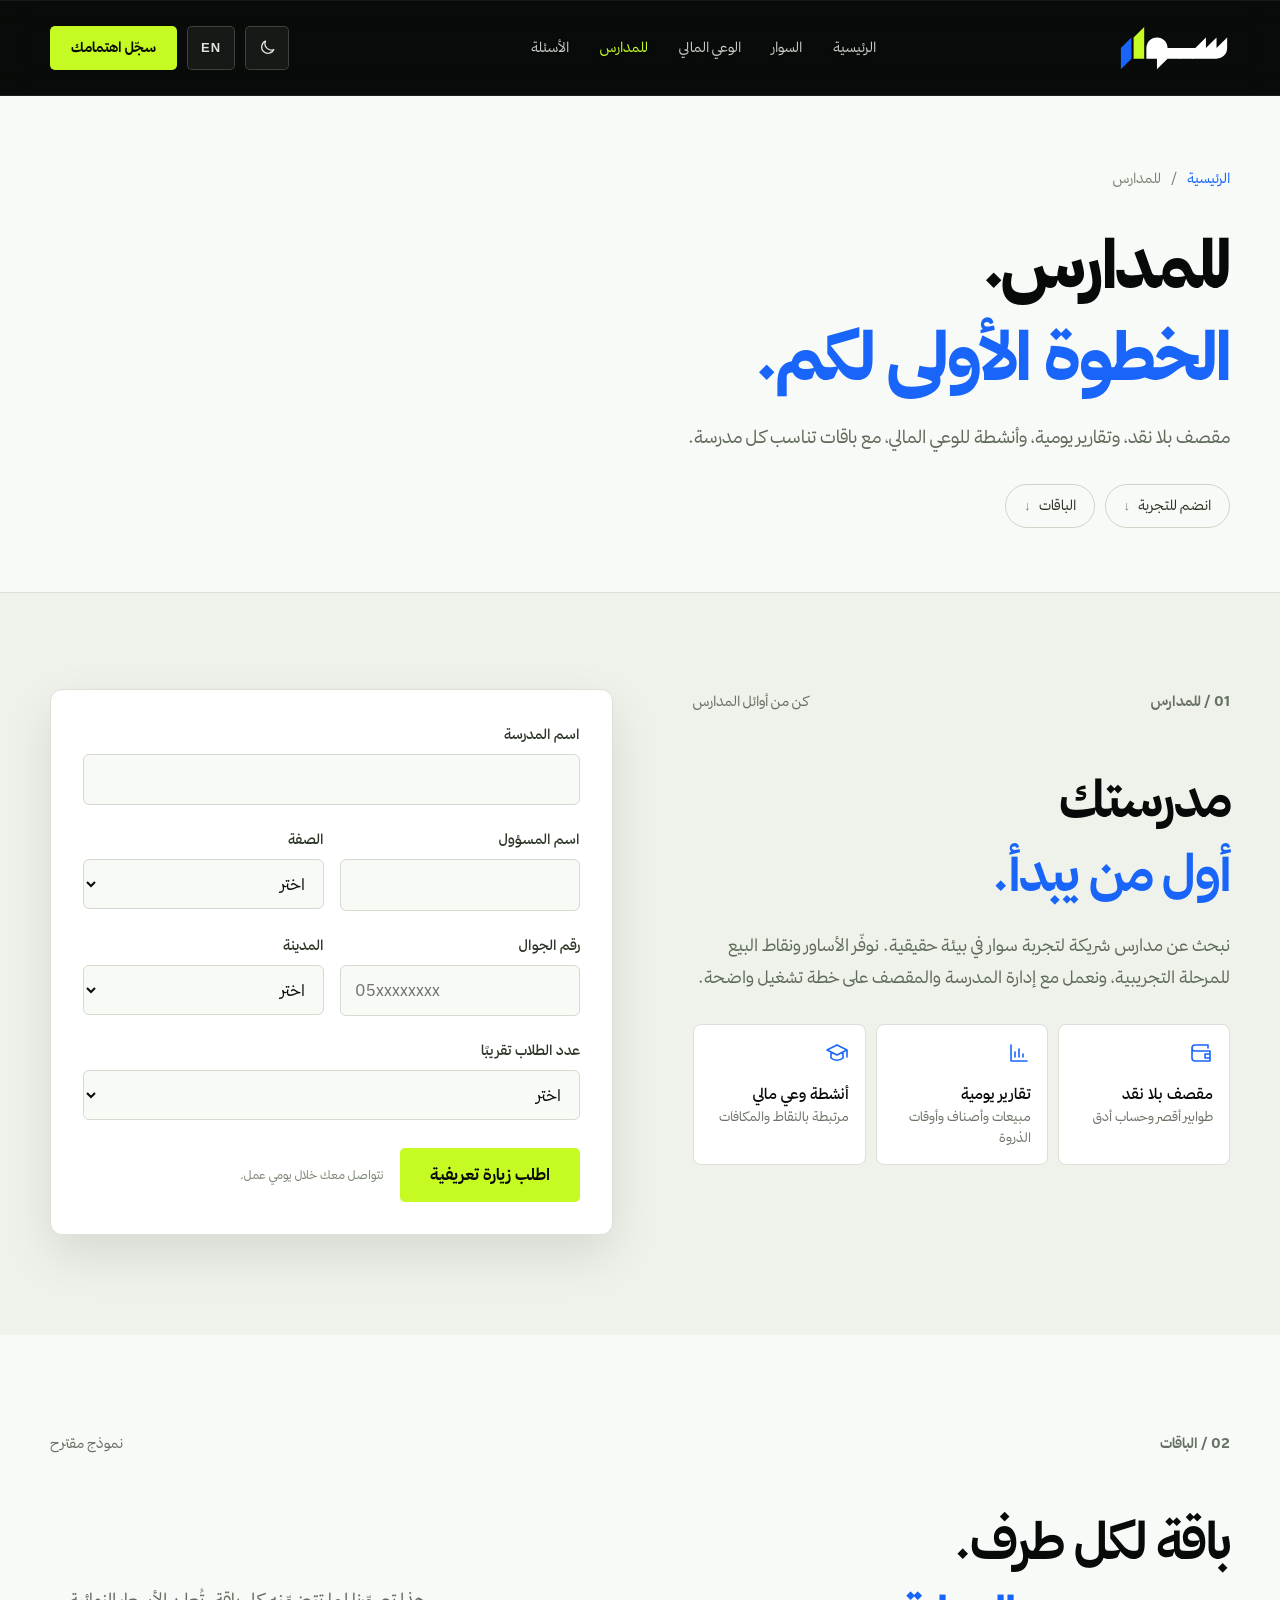
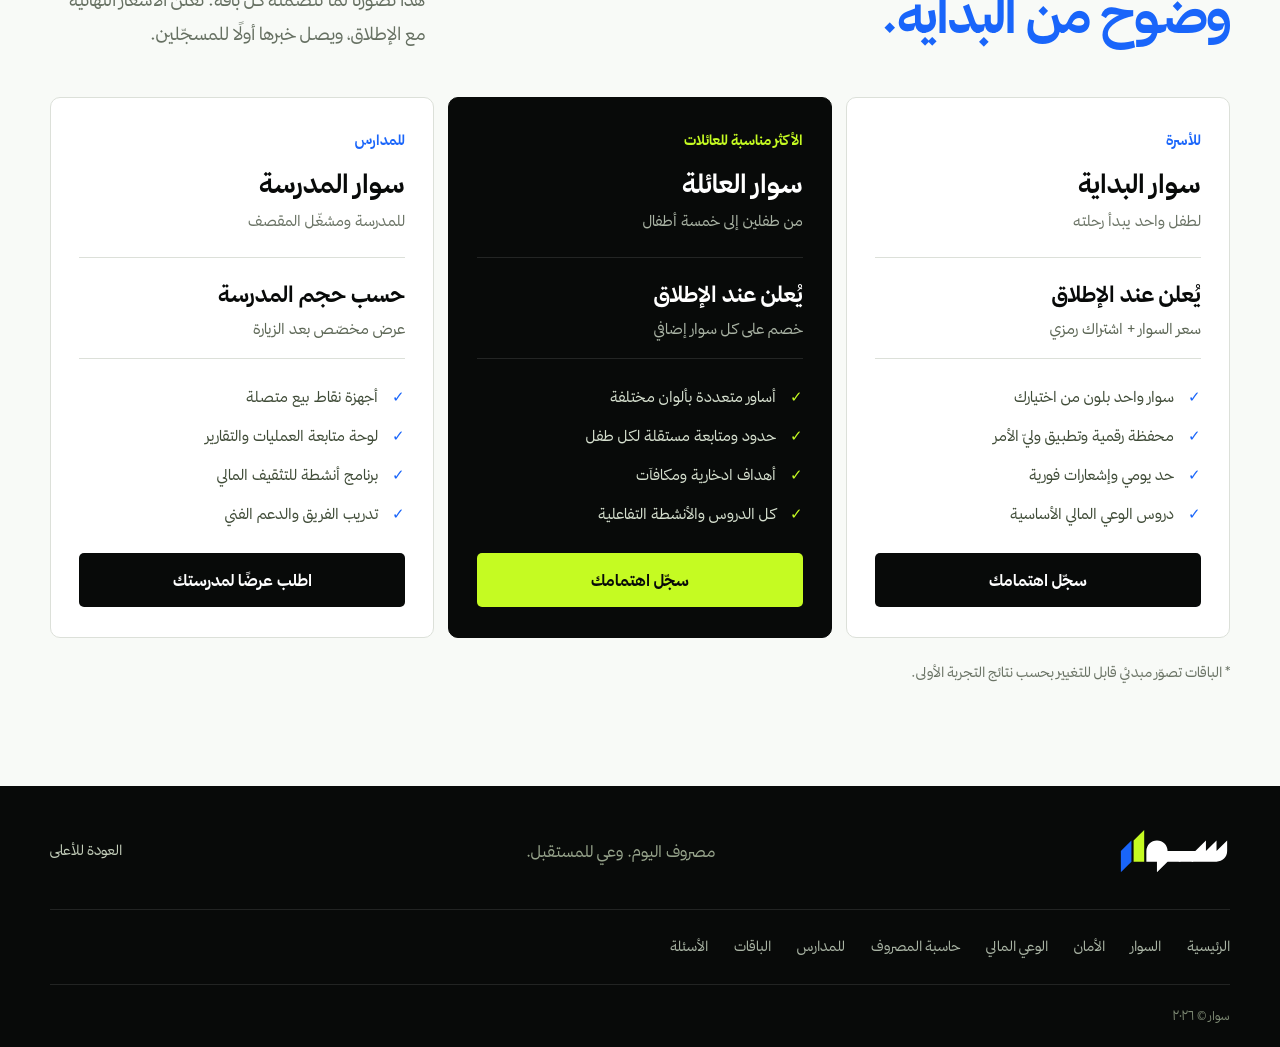
<file: public/schools.html>
<!DOCTYPE html>
<html lang="ar" dir="rtl" data-title-en="For schools & plans | Suwar">
<head>
  <meta charset="UTF-8">
  <meta name="viewport" content="width=device-width, initial-scale=1">
  <meta name="theme-color" content="#080a09">
  <title>للمدارس والباقات | سوار</title>
  <meta name="description" content="تعرّف على سوار: فكرة منظومة للمدفوعات المدرسية تجمع السوار الذكي، متابعة المصروف، والتعلّم المالي التفاعلي في تجربة واحدة للطالب والأسرة والمدرسة.">
  <meta property="og:title" content="سوار | مصروف اليوم، وعي للمستقبل">
  <meta property="og:description" content="سوار ذكي. مصروف منظّم. جيل واعٍ ماليًا. اكتشف فكرة سوار ورحلته داخل المدرسة.">
  <meta property="og:type" content="website">
  <meta property="og:locale" content="ar_SA">
  <link rel="icon" type="image/svg+xml" href="data:image/svg+xml,%3Csvg xmlns='http://www.w3.org/2000/svg' viewBox='0 0 32 32'%3E%3Crect width='32' height='32' rx='7' fill='%23080a09'/%3E%3Cpath d='M7 17l8-8v16l-8 5z' fill='%231965fa'/%3E%3Cpath d='M17 9l8-8v22h-8z' fill='%23c5fb22'/%3E%3C/svg%3E">
  <meta name="twitter:card" content="summary_large_image">
  <link rel="preload" href="assets/fonts/thmanyah-400.woff2" as="font" type="font/woff2" crossorigin>
  <link rel="preload" href="assets/fonts/thmanyah-700.woff2" as="font" type="font/woff2" crossorigin>
  <script>(function(){var t;try{t=localStorage.getItem('suwar-theme')}catch(e){}if(t!=='dark'&&t!=='light')t=window.matchMedia&&matchMedia('(prefers-color-scheme: dark)').matches?'dark':'light';document.documentElement.setAttribute('data-theme',t)})()</script>
  <link rel="stylesheet" href="assets/site.css?v=67d2b961">
</head>
<body data-page="schools">
  <a class="skip-link" href="#main" data-i18n="skip">انتقل إلى المحتوى</a>
  <svg class="icon-definitions" xmlns="http://www.w3.org/2000/svg" aria-hidden="true">
    <symbol id="i-tap" viewBox="0 0 24 24"><path d="M8 8a6 6 0 0 1 8 0M5 5a10 10 0 0 1 14 0M11 12a2 2 0 0 1 2 0M12 16v5"/></symbol>
    <symbol id="i-wallet" viewBox="0 0 24 24"><path d="M19 7V4H6a3 3 0 0 0 0 6h15v10H6a3 3 0 0 1-3-3V7M16 13h5v4h-5z"/></symbol>
    <symbol id="i-learn" viewBox="0 0 24 24"><path d="m2 9 10-5 10 5-10 5zM6 11v6c3 3 9 3 12 0v-6M22 9v7"/></symbol>
    <symbol id="i-shield" viewBox="0 0 24 24"><path d="m12 3 8 3v6c0 5-8 9-8 9s-8-4-8-9V6zM8 12l3 3 5-6"/></symbol>
    <symbol id="i-bell" viewBox="0 0 24 24"><path d="M5 17h14l-2-4V9a5 5 0 0 0-10 0v4zM10 21h4"/></symbol>
    <symbol id="i-star" viewBox="0 0 24 24"><path d="m12 3 2.8 5.8 6.4.9-4.6 4.5 1.1 6.3-5.7-3-5.7 3 1.1-6.3-4.6-4.5 6.4-.9z"/></symbol>
    <symbol id="i-check" viewBox="0 0 24 24"><path d="m5 12 4 4L19 6"/></symbol>
    <symbol id="i-x" viewBox="0 0 24 24"><path d="M6 6l12 12M18 6 6 18"/></symbol>
    <symbol id="i-grid" viewBox="0 0 24 24"><rect x="3" y="3" width="7" height="7" rx="1"/><rect x="14" y="3" width="7" height="7" rx="1"/><rect x="3" y="14" width="7" height="7" rx="1"/><rect x="14" y="14" width="7" height="7" rx="1"/></symbol>
    <symbol id="i-target" viewBox="0 0 24 24"><circle cx="12" cy="12" r="9"/><circle cx="12" cy="12" r="5"/><circle cx="12" cy="12" r="1"/></symbol>
    <symbol id="i-lock" viewBox="0 0 24 24"><rect x="4" y="11" width="16" height="10" rx="2"/><path d="M8 11V7a4 4 0 0 1 8 0v4M12 15v2"/></symbol>
    <symbol id="i-snow" viewBox="0 0 24 24"><path d="M12 2v20M4 7l16 10M20 7 4 17M9 4l3 2 3-2M9 20l3-2 3 2"/></symbol>
    <symbol id="i-eye" viewBox="0 0 24 24"><path d="M2 12s4-7 10-7 10 7 10 7-4 7-10 7S2 12 2 12z"/><circle cx="12" cy="12" r="3"/></symbol>
    <symbol id="i-drop" viewBox="0 0 24 24"><path d="M12 3s7 7.5 7 12a7 7 0 0 1-14 0c0-4.5 7-12 7-12z"/></symbol>
    <symbol id="i-battery" viewBox="0 0 24 24"><rect x="2" y="7" width="17" height="10" rx="2"/><path d="M22 11v2M6 10v4"/></symbol>
    <symbol id="i-resize" viewBox="0 0 24 24"><path d="M4 12h16M7 9l-3 3 3 3M17 9l3 3-3 3"/></symbol>
    <symbol id="i-leaf" viewBox="0 0 24 24"><path d="M5 19C5 9 11 4 20 4c0 9-5 15-15 15zM5 19l8-8"/></symbol>
    <symbol id="i-doc" viewBox="0 0 24 24"><path d="M6 3h8l4 4v14H6zM14 3v4h4M9 12h6M9 16h6"/></symbol>
    <symbol id="i-users" viewBox="0 0 24 24"><circle cx="9" cy="8" r="3.5"/><path d="M2.5 20a6.5 6.5 0 0 1 13 0M16 4.5a3.5 3.5 0 0 1 0 7M18 14a5.5 5.5 0 0 1 3.5 6"/></symbol>
    <symbol id="i-chart" viewBox="0 0 24 24"><path d="M4 20V4M4 20h16M8 16v-5M12 16V8M16 16v-3"/></symbol>
    <symbol id="i-rotate" viewBox="0 0 24 24"><path d="M3 12a9 9 0 0 1 15.5-6.2L21 8M21 3v5h-5M21 12a9 9 0 0 1-15.5 6.2L3 16M3 21v-5h5"/></symbol>
    <symbol id="i-gift" viewBox="0 0 24 24"><rect x="3" y="8" width="18" height="5" rx="1"/><path d="M5 13v8h14v-8M12 8v13M12 8S10 3 7.5 4.5 9 8 12 8zm0 0s2-5 4.5-3.5S15 8 12 8z"/></symbol>
  </svg>

  <header class="header" id="top">
    <div class="container header-inner">
      <a href="index.html" class="brand" aria-label="سوار، الصفحة الرئيسية" data-i18n-aria="brandAria"><img src="assets/img/logo.svg" width="118" height="46" alt="سوار"></a>
      <nav class="nav" id="main-nav" aria-label="التنقل الرئيسي" data-i18n-aria="navAria">
        <a href="index.html" data-i18n="navHome">الرئيسية</a><a href="product.html" data-i18n="navProduct">السوار</a><a href="learn.html" data-i18n="nav4">الوعي المالي</a><a href="schools.html" data-i18n="nav6" aria-current="page">للمدارس</a><a href="index.html#questions" data-i18n="nav7">الأسئلة</a>
      </nav>
      <div class="header-tools">
        <button class="theme-toggle" type="button" id="theme-toggle" aria-label="الوضع الداكن"><svg class="icon i-moon" viewBox="0 0 24 24" aria-hidden="true"><path d="M20 14.5A8 8 0 0 1 9.5 4a8 8 0 1 0 10.5 10.5z"/></svg><svg class="icon i-sun" viewBox="0 0 24 24" aria-hidden="true"><circle cx="12" cy="12" r="4"/><path d="M12 2v2M12 20v2M4.9 4.9l1.4 1.4M17.7 17.7l1.4 1.4M2 12h2M20 12h2M4.9 19.1l1.4-1.4M17.7 6.3l1.4-1.4"/></svg></button>
        <button class="lang-toggle" type="button" id="lang-toggle" aria-label="Switch to English" lang="en">EN</button>
        <a class="button button-small header-cta" href="index.html#signup" data-i18n="ctaHeader">سجّل اهتمامك</a>
        <button class="menu-toggle" aria-label="فتح القائمة" aria-expanded="false" aria-controls="main-nav"><span></span><span></span></button>
      </div>
    </div>
  </header>

  <main id="main">

    <section class="page-hero section-light" aria-labelledby="ph-title">
      <div class="container">
        <nav class="crumbs" aria-label="breadcrumb"><a href="index.html" data-i18n="crumbHome">الرئيسية</a><span aria-hidden="true">/</span><span data-i18n="nav6">للمدارس</span></nav>
        <h1 id="ph-title" data-i18n="phSchH">للمدارس.<br><span class="blue-text">الخطوة الأولى لكم.</span></h1>
        <p data-i18n="phSchP">مقصف بلا نقد، وتقارير يومية، وأنشطة للوعي المالي، مع باقات تناسب كل مدرسة.</p>
        <div class="page-jump"><a href="#schools" data-i18n="jPilot">انضم للتجربة</a><a href="#pricing" data-i18n="jPlans">الباقات</a></div>
      </div>
    </section>
    <section class="schools dark-alt section-pad" id="schools" aria-labelledby="schools-title">
      <div class="container schools-grid">
        <div class="audience-copy">
          <div class="section-kicker"><span data-i18n="k8">01 / للمدارس</span><span data-i18n="k8b">كن من أوائل المدارس</span></div>
          <h2 id="schools-title" data-i18n="schH">مدرستك<br><span class="lime-text">أول من يبدأ.</span></h2>
          <p style="margin-top:20px" data-i18n="schP">نبحث عن مدارس شريكة لتجربة سوار في بيئة حقيقية. نوفّر الأساور ونقاط البيع للمرحلة التجريبية، ونعمل مع إدارة المدرسة والمقصف على خطة تشغيل واضحة.</p>
          <div class="school-stats">
            <div><svg class="icon"><use href="#i-wallet"/></svg><b data-i18n="ss1b">مقصف بلا نقد</b><small data-i18n="ss1s">طوابير أقصر وحساب أدق</small></div>
            <div><svg class="icon"><use href="#i-chart"/></svg><b data-i18n="ss2b">تقارير يومية</b><small data-i18n="ss2s">مبيعات وأصناف وأوقات الذروة</small></div>
            <div><svg class="icon"><use href="#i-learn"/></svg><b data-i18n="ss3b">أنشطة وعي مالي</b><small data-i18n="ss3s">مرتبطة بالنقاط والمكافآت</small></div>
          </div>
        </div>
        <div class="form-card" id="school-card">
          <form id="school-form" novalidate data-form="school">
            <div class="form-grid">
              <div class="field full"><label for="sf-school" data-i18n="fSchool">اسم المدرسة</label><input id="sf-school" name="school" required autocomplete="organization"><span class="err"></span></div>
              <div class="field"><label for="sf-name" data-i18n="fContact">اسم المسؤول</label><input id="sf-name" name="name" required autocomplete="name"><span class="err"></span></div>
              <div class="field"><label for="sf-role" data-i18n="fRole">الصفة</label><select id="sf-role" name="role" required><option value="" data-i18n="optChoose">اختر</option><option value="principal" data-i18n="roleP">مدير/ة المدرسة</option><option value="vice" data-i18n="roleV">وكيل/ة</option><option value="canteen" data-i18n="roleC">مشغّل/ة المقصف</option><option value="other" data-i18n="roleO">أخرى</option></select><span class="err"></span></div>
              <div class="field"><label for="sf-phone" data-i18n="fPhone">رقم الجوال</label><input id="sf-phone" name="phone" type="tel" inputmode="tel" required autocomplete="tel" placeholder="05xxxxxxxx" dir="ltr"><span class="err"></span></div>
              <div class="field"><label for="sf-city" data-i18n="fCity">المدينة</label><select id="sf-city" name="city" required data-cities></select><span class="err"></span></div>
              <div class="field full"><label for="sf-size" data-i18n="fSize">عدد الطلاب تقريبًا</label><select id="sf-size" name="students" required><option value="" data-i18n="optChoose">اختر</option><option value="<200" data-i18n="sz1">أقل من ٢٠٠</option><option value="200-500" data-i18n="sz2">٢٠٠ – ٥٠٠</option><option value="500-1000" data-i18n="sz3">٥٠٠ – ١٠٠٠</option><option value=">1000" data-i18n="sz4">أكثر من ١٠٠٠</option></select><span class="err"></span></div>
              <div class="form-actions"><button class="button" type="submit" data-i18n="fSchoolBtn">اطلب زيارة تعريفية</button><small data-i18n="fReply">نتواصل معك خلال يومي عمل.</small></div>
            </div>
          </form>
          <div class="form-done" role="status" tabindex="-1"><div class="done-icon"><svg class="icon"><use href="#i-check"/></svg></div><h3 data-i18n="doneSchoolH">وصل طلبك، شكرًا لك.</h3><p class="done-msg"></p><a class="button" hidden data-wa-link target="_blank" rel="noopener" data-i18n="waSend">أرسل الطلب عبر واتساب</a></div>
        </div>
      </div>
    </section>
    <section class="pricing section-light" id="pricing" aria-labelledby="pricing-title">
      <div class="container">
        <div class="section-kicker"><span data-i18n="k7">02 / الباقات</span><span data-i18n="k7b">نموذج مقترح</span></div>
        <div class="section-heading"><h2 id="pricing-title" data-i18n="prH">باقة لكل طرف.<br><span class="blue-text">وضوح من البداية.</span></h2><p data-i18n="prP">هذا تصوّرنا لما تتضمّنه كل باقة. تُعلن الأسعار النهائية مع الإطلاق، ويصل خبرها أولًا للمسجّلين.</p></div>
        <div class="price-grid">
          <article class="price-card"><span class="mini-label" data-i18n="pc1l">للأسرة</span><h3 data-i18n="pc1h">سوار البداية</h3><p class="who" data-i18n="pc1w">لطفل واحد يبدأ رحلته</p><div class="price-tag" data-i18n="pcTag"><b>يُعلن عند الإطلاق</b>سعر السوار + اشتراك رمزي</div><ul class="check-list"><li data-i18n="pc1a">سوار واحد بلون من اختيارك</li><li data-i18n="pc1b">محفظة رقمية وتطبيق وليّ الأمر</li><li data-i18n="pc1c">حد يومي وإشعارات فورية</li><li data-i18n="pc1d">دروس الوعي المالي الأساسية</li></ul><a class="button button-dark" href="index.html#signup" data-i18n="pcCta">سجّل اهتمامك</a></article>
          <article class="price-card featured"><span class="mini-label" data-i18n="pc2l">الأكثر مناسبة للعائلات</span><h3 data-i18n="pc2h">سوار العائلة</h3><p class="who" data-i18n="pc2w">من طفلين إلى خمسة أطفال</p><div class="price-tag" data-i18n="pcTag2"><b>يُعلن عند الإطلاق</b>خصم على كل سوار إضافي</div><ul class="check-list"><li data-i18n="pc2a">أساور متعددة بألوان مختلفة</li><li data-i18n="pc2b">حدود ومتابعة مستقلة لكل طفل</li><li data-i18n="pc2c">أهداف ادخارية ومكافآت</li><li data-i18n="pc2d">كل الدروس والأنشطة التفاعلية</li></ul><a class="button" href="index.html#signup" data-i18n="pcCta">سجّل اهتمامك</a></article>
          <article class="price-card"><span class="mini-label" data-i18n="pc3l">للمدارس</span><h3 data-i18n="pc3h">سوار المدرسة</h3><p class="who" data-i18n="pc3w">للمدرسة ومشغّل المقصف</p><div class="price-tag" data-i18n="pcTag3"><b>حسب حجم المدرسة</b>عرض مخصّص بعد الزيارة</div><ul class="check-list"><li data-i18n="pc3a">أجهزة نقاط بيع متصلة</li><li data-i18n="pc3b">لوحة متابعة العمليات والتقارير</li><li data-i18n="pc3c">برنامج أنشطة للتثقيف المالي</li><li data-i18n="pc3d">تدريب الفريق والدعم الفني</li></ul><a class="button button-dark" href="#schools" data-i18n="pcCta3">اطلب عرضًا لمدرستك</a></article>
        </div>
        <p class="price-note" data-i18n="prNote">* الباقات تصوّر مبدئي قابل للتغيير بحسب نتائج التجربة الأولى.</p>
      </div>
    </section>
  </main>

  <footer><div class="container footer-main"><a class="brand" href="#top" aria-label="العودة إلى بداية سوار" data-i18n-aria="backTopAria"><img src="assets/img/logo.svg" width="118" height="46" alt="سوار"></a><p data-i18n="footTag">مصروف اليوم. وعي للمستقبل.</p><a href="#top" data-i18n="backTop">العودة للأعلى</a></div>
    <div class="container footer-links"><a href="index.html" data-i18n="navHome">الرئيسية</a><a href="product.html" data-i18n="footBr">السوار</a><a href="product.html#security" data-i18n="nav5">الأمان</a><a href="learn.html" data-i18n="nav4">الوعي المالي</a><a href="learn.html#calculator" data-i18n="footCalc">حاسبة المصروف</a><a href="schools.html" data-i18n="nav6">للمدارس</a><a href="schools.html#pricing" data-i18n="footPr">الباقات</a><a href="index.html#questions" data-i18n="nav7">الأسئلة</a>
      <div class="socials" id="socials"></div></div>
    <div class="container footer-bottom"><span><span data-i18n="brandName">سوار</span> © <span id="year">٢٠٢٦</span></span><span id="foot-contact"></span></div></footer>
  <a class="wa-float" id="wa-float" data-config-hidden target="_blank" rel="noopener" aria-label="تواصل معنا عبر واتساب" data-i18n-aria="waAria"><svg viewBox="0 0 24 24"><path d="M12 2a10 10 0 0 0-8.6 15.1L2 22l5-1.3A10 10 0 1 0 12 2zm0 18.2a8.2 8.2 0 0 1-4.2-1.2l-.3-.2-3 .8.8-2.9-.2-.3A8.2 8.2 0 1 1 12 20.2zm4.5-6.1c-.2-.1-1.5-.7-1.7-.8s-.4-.1-.6.1-.7.8-.8 1-.3.2-.5.1a6.7 6.7 0 0 1-3.3-2.9c-.3-.4.2-.4.7-1.4.1-.2 0-.3 0-.4l-.8-1.8c-.2-.5-.4-.4-.6-.4h-.5a1 1 0 0 0-.7.3 2.9 2.9 0 0 0-.9 2.2 5.1 5.1 0 0 0 1.1 2.7 11.6 11.6 0 0 0 4.4 3.9c1.6.7 2.3.8 3.1.6a2.7 2.7 0 0 0 1.8-1.2 2.2 2.2 0 0 0 .2-1.3c-.1-.1-.2-.2-.5-.3z"/></svg></a>
<script src="assets/app.js?v=67d2b961" defer></script>
</body>
</html>
</file>
<file: public/assets/site.css>
@font-face{font-family:Thmanyah;src:url("fonts/thmanyah-400.woff2") format('woff2');font-weight:400;font-display:swap}@font-face{font-family:Thmanyah;src:url("fonts/thmanyah-500.woff2") format('woff2');font-weight:500;font-display:swap}@font-face{font-family:Thmanyah;src:url("fonts/thmanyah-700.woff2") format('woff2');font-weight:700;font-display:swap}@font-face{font-family:Thmanyah;src:url("fonts/thmanyah-900.woff2") format('woff2');font-weight:900;font-display:swap}
:root{--ink:#080a09;--paper:#f8faf7;--lime:#c5fb22;--blue:#1965fa;--muted:#a7ada7;--line:#dce0d9;--font:Thmanyah,Arial,sans-serif}*{box-sizing:border-box}html{scroll-behavior:smooth;scroll-padding-top:105px}body{margin:0;background:var(--ink);color:#fff;font-family:var(--font);font-size:17px;line-height:1.85;-webkit-font-smoothing:antialiased}body.menu-open{overflow:hidden}button,input{font:inherit}button,a,input,summary{-webkit-tap-highlight-color:transparent}button,a,summary{touch-action:manipulation}button{cursor:pointer}a{color:inherit;text-decoration:none}img{display:block;max-width:100%}h1,h2,h3,h4,p,figure{margin:0}h1,h2,h3,h4{font-weight:700}button{border:0}::selection{background:var(--lime);color:var(--ink)}:focus-visible{outline:3px solid var(--blue);outline-offset:5px}.container{width:min(1240px,calc(100% - 100px));margin-inline:auto}.icon{width:28px;height:28px;fill:none;stroke:currentColor;stroke-width:1.6;stroke-linecap:round;stroke-linejoin:round;flex-shrink:0}.icon-definitions{position:absolute;width:0;height:0;overflow:hidden}.skip-link{position:fixed;inset-block-start:-100px;inset-inline-start:20px;z-index:100;background:var(--lime);color:var(--ink);padding:12px 20px}.skip-link:focus{top:10px}.button{display:inline-flex;align-items:center;justify-content:center;background:var(--lime);color:var(--ink);font-weight:700;font-size:16px;min-height:54px;padding:11px 28px;border-radius:5px;transition:background .2s,transform .2s;white-space:nowrap}.button:hover{background:#d4ff59;transform:translateY(-2px)}.button-small{min-height:44px;padding:8px 21px;font-size:14px}.button-dark{background:var(--ink);color:white}.button-dark:hover{background:#232922}.text-link{display:inline-flex;align-items:center;gap:11px;font-size:16px}.play-icon{width:32px;height:32px;display:grid;place-items:center;border:1px solid #596051;border-radius:50%;font-size:19px;line-height:1}.text-link:hover{color:var(--lime)}.section-kicker{display:flex;align-items:center;justify-content:space-between;gap:20px;font-size:14px;color:#677064;margin-bottom:46px}.section-kicker>:first-child{font-weight:700}.section-kicker>:last-child:not(:first-child){font-weight:400}.mini-label{display:block;font-size:14px;font-weight:700;color:var(--blue);margin-bottom:18px}.blue-text{color:var(--blue)}.lime-text{color:var(--lime)}h2{font-size:clamp(35px,4vw,54px);line-height:1.45;letter-spacing:-.035em}.section-light{background:var(--paper);color:var(--ink)}.section-heading{display:flex;align-items:end;justify-content:space-between;gap:64px;margin-bottom:46px}.section-heading>p{max-width:375px;color:#667062;font-size:18px;line-height:1.9}
.header{height:96px;border-bottom:1px solid #ffffff16;position:relative;z-index:20;background:var(--ink)}.header-inner{display:flex;align-items:center;justify-content:space-between;gap:30px;height:100%}.brand img{width:112px;height:44px;object-fit:contain}.nav{display:flex;gap:31px;font-size:14px;color:#c6cac5}.nav a{transition:color .2s}.nav a:hover{color:var(--lime)}.menu-toggle{display:none;width:44px;height:44px;background:transparent;color:white;align-items:center;justify-content:center;flex-direction:column;gap:7px}.menu-toggle span{display:block;width:23px;height:2px;background:currentColor;transition:transform .2s}.menu-toggle[aria-expanded=true] span:first-child{transform:translateY(4.5px) rotate(45deg)}.menu-toggle[aria-expanded=true] span:last-child{transform:translateY(-4.5px) rotate(-45deg)}
.hero{overflow:hidden;background:var(--ink)}.hero-grid{display:grid;grid-template-columns:1.04fr 1fr;gap:26px;min-height:644px;align-items:center;padding-block:62px 57px}.eyebrow{font-size:15px;color:#dde2d9;display:flex;align-items:center;gap:12px;margin-bottom:27px}.tiny-mark{color:var(--lime);font-family:Arial,sans-serif;font-size:23px;letter-spacing:-6px;margin-inline-end:6px;font-weight:900;transform:skew(-15deg)}h1{font-size:clamp(48px,5.1vw,72px);line-height:1.37;letter-spacing:-.045em;font-weight:900}h1 span{color:var(--lime)}.hero-copy>p{max-width:525px;font-size:18px;color:#b0b7ad;line-height:1.95;margin-top:24px}.hero-actions{display:flex;align-items:center;gap:29px;margin-top:34px}.hero-footnote{display:flex;align-items:center;gap:11px;color:#939c90;font-size:13px;margin-top:37px}.hero-footnote span:first-child{font-family:Arial,sans-serif;letter-spacing:1px;color:#d2d9ce;font-size:12px;border:1px solid #45513b;padding:1px 6px;border-radius:3px}.hero-footnote i{height:3px;width:3px;background:#65715d;border-radius:50%}.hero-visual{position:relative;align-self:stretch;min-height:495px;display:flex;align-items:center;justify-content:center}.visual-topline{position:absolute;top:12px;left:22px;right:22px;display:flex;justify-content:space-between;direction:ltr;font:10px/1.4 Arial,sans-serif;letter-spacing:3px;color:#747d6e;z-index:1}.product-image{position:absolute;inset:0;width:100%;max-width:none;height:100%;aspect-ratio:1;object-fit:contain;mix-blend-mode:screen;mask-image:linear-gradient(to bottom,transparent 0%,#000 12%,#000 85%,transparent 100%);-webkit-mask-image:linear-gradient(to bottom,transparent 0%,#000 12%,#000 85%,transparent 100%)}.product-label{position:absolute;bottom:60px;left:4px;display:flex;align-items:center;gap:13px;background:#161b15e6;border:1px solid #ffffff1f;box-shadow:0 12px 40px #0005;backdrop-filter:blur(8px);padding:15px 19px;border-radius:8px;font-size:13px;line-height:1.65;transform:rotate(-3deg)}.product-label .icon{color:var(--lime);width:29px;height:29px}.product-label span{color:#b3bdb0}.product-label strong{color:#fff;font-size:15px}.hero-visual figcaption{position:absolute;bottom:4px;left:18px;font-size:12px;color:#747e6c}.hero-bottom{display:flex;align-items:center;justify-content:space-between;border-top:1px solid #ffffff1d;padding-block:24px 28px;font-size:14px;color:#828b7c}.hero-bottom>div{display:flex;align-items:center;gap:38px}.hero-bottom b{color:#e5e9e2;font-size:17px;font-weight:500}.hero-bottom>div span{color:var(--lime);font-family:Arial,sans-serif}.hero-bottom .bottom-note{font-size:13px}
.idea{padding-block:96px 75px}.intro-grid{display:grid;grid-template-columns:1fr 1fr;gap:90px;align-items:start}.intro-copy{padding-top:9px}.intro-copy p{font-size:17px;color:#657060;line-height:1.95}.intro-copy p+p{margin-top:15px}.intro-copy>p:first-child{color:var(--ink);font-weight:700;font-size:21px}.idea-pillars{display:grid;grid-template-columns:repeat(3,1fr);margin-top:63px;border-top:1px solid var(--line)}.idea-pillars article{position:relative;padding:36px 34px 2px;border-inline-end:1px solid var(--line)}.idea-pillars article:first-child{padding-inline-start:0}.idea-pillars article:last-child{border-inline-end:0;padding-inline-end:0}.idea-pillars .icon{color:var(--blue);width:31px;height:31px;margin-bottom:15px}.pillar-number{position:absolute;left:32px;top:32px;font:13px/1 Arial,sans-serif;color:#8a9484}.idea-pillars h3{font-size:24px;margin-bottom:8px}.idea-pillars p{color:#6a7365;font-size:16px;max-width:320px}
.journey{padding-block:45px 100px}.journey>.container{border-top:1px solid var(--line);padding-top:45px}.steps{list-style:none;margin:0;padding:0;display:grid;grid-template-columns:repeat(4,1fr);gap:0;background:#edf0e9;border-radius:8px;overflow:hidden}.steps li{padding:30px 25px 23px;border-inline-end:1px solid #d6ddd0;display:flex;flex-direction:column}.steps li:last-child{border:0}.step-top{display:flex;align-items:center;justify-content:space-between;margin-bottom:40px}.step-top>span{font:14px/1 Arial,sans-serif;color:#7c8675}.step-top .icon{color:#333e2b}.steps li:nth-child(3){background:var(--lime)}.steps h3{font-size:23px;margin-bottom:11px}.steps p{font-size:16px;color:#5d6756;line-height:1.9}.steps small{font-size:13px;margin-top:auto;padding-top:28px;color:#546048}.steps li:nth-child(3) p,.steps li:nth-child(3) small{color:#3b4d12}
.experience{padding-block:95px 100px;background:#10150f}.experience .section-kicker{color:#7f8d76}.experience .section-heading p{color:#a4afa0}.audience-tabs{display:flex;gap:7px;width:fit-content;border:1px solid #364130;border-radius:6px;padding:5px;margin-bottom:44px}.audience-tabs button{font-size:16px;font-weight:500;color:#aab5a5;background:transparent;border-radius:3px;padding:10px 31px;min-height:48px;transition:background .2s,color .2s}.audience-tabs button:hover{color:white}.audience-tabs button[aria-selected=true]{background:var(--lime);color:var(--ink)}.experience-panel{display:grid;grid-template-columns:1fr 1fr;gap:100px;align-items:center;min-height:494px}.experience-panel[hidden]{display:none}.audience-copy .mini-label{color:#a8bf8d}.audience-copy h3{font-size:36px;line-height:1.55;letter-spacing:-.025em;margin-bottom:21px}.audience-copy p{color:#aab5a5;max-width:475px;font-size:17px;line-height:1.9}.check-list{list-style:none;padding:0;margin:24px 0 0;color:#d6e0cf;font-size:16px;display:grid;gap:11px}.check-list li{position:relative;padding-inline-start:27px}.check-list li:before{content:'✓';position:absolute;inset-inline-start:0;color:var(--lime)}.demo{background:#fff;color:var(--ink);padding:28px 32px;border-radius:12px;max-width:440px;width:100%;margin-inline:auto;box-shadow:0 35px 80px #0003;line-height:1.6}.demo-heading{display:flex;align-items:center;justify-content:space-between;margin-bottom:25px}.demo-heading img{width:73px;height:29px}.example-tag{font-size:12px;background:#f0f2ed;color:#63705b;border-radius:4px;padding:4px 9px}.wallet-label{font-size:14px;color:#677060}.balance{display:flex;align-items:baseline;gap:10px;margin-top:4px}.balance b{font-size:57px;line-height:1.35;font-weight:700}.balance>span{color:#7c8577;font-size:16px}.balance-sub{font-size:13px;color:#788271}.limit-control{background:#f1f4ec;border-radius:6px;padding:17px 19px;margin-top:23px}.limit-control label{display:flex;justify-content:space-between;gap:10px;font-size:14px;font-weight:500}.limit-control output{font-weight:700}.limit-control input{width:100%;accent-color:var(--blue);margin:19px 0 8px;cursor:pointer;height:7px}.range-labels{display:flex;justify-content:space-between;font-size:12px;color:#727d67}.transaction{display:flex;align-items:center;gap:13px;border-bottom:1px solid #e5e9e0;padding:20px 0}.transaction-icon{width:38px;height:38px;display:grid;place-items:center;background:#edf4e4;border-radius:50%;color:#527533}.transaction-icon .icon{width:20px;height:20px}.transaction>div{flex:1}.transaction b{display:block;font-size:14px;font-weight:500}.transaction small{display:block;font-size:12px;color:#7e8579;margin-top:3px}.transaction>strong{font-size:15px;white-space:nowrap}.demo-note{font-size:12px;color:#738069;margin-top:17px}.demo h4{font-size:22px;line-height:1.7}.reward-heading{display:flex;align-items:center;gap:8px;color:#426f12;font-size:13px;margin-bottom:9px}.reward-heading .icon{width:22px;height:22px}.goal-row{display:flex;align-items:center;gap:15px;background:#f2f5ed;border-radius:5px;padding:15px;margin-top:23px}.goal-row .icon{color:var(--blue)}.goal-row b{font-size:15px;display:block}.goal-row small{font-size:13px;color:#697660}.saving-amount{display:flex;gap:8px;align-items:baseline;margin-top:24px}.saving-amount>b{font-size:35px}.saving-amount>span{font-size:14px;color:#748269}.progress-track{height:8px;background:#edf1e8;border-radius:7px;overflow:hidden;margin-top:9px}.progress-track>span{display:block;height:100%;background:var(--blue);border-radius:7px}.point-row{display:flex;justify-content:space-between;margin-top:29px;padding-top:20px;border-top:1px solid #e4e9dd;font-size:14px}.point-row b{color:#487a05}.school-summary{display:grid;grid-template-columns:1fr 1fr;gap:12px;margin:24px 0 12px}.school-summary>div{padding:15px 18px;border-radius:5px;background:#f0f3ea}.school-summary small{display:block;color:#6c7762;font-size:13px}.school-summary b{display:block;font-size:34px;line-height:1.5}.school-row{display:flex;justify-content:space-between;gap:12px;padding-block:19px;border-bottom:1px solid #e9eee3;font-size:14px}.school-row>span{display:flex;align-items:center;gap:8px}.school-row .icon{width:21px;height:21px;color:#758467}.school-row b{white-space:nowrap;font-size:13px}.school-learning{display:flex;gap:9px;background:#edf3ff;color:#2456b3;padding:13px;font-size:13px;margin-top:23px;border-radius:5px}.school-learning .icon{width:21px;height:21px}
.learning{background:var(--blue);padding-block:99px 107px;overflow:hidden}.learning-grid{display:grid;grid-template-columns:1.1fr 1fr;gap:110px;align-items:center}.learning .section-kicker{color:#d4e3ff;margin-bottom:32px}.learning h2{font-size:clamp(36px,4vw,54px);margin-bottom:25px}.learning h2 span{color:var(--lime)}.learning-copy>p{color:#e1eaff;font-size:18px;line-height:1.9}.learning-topics{display:flex;flex-wrap:wrap;gap:9px;margin-top:26px}.learning-topics span{border:1px solid #ffffff55;border-radius:4px;font-size:13px;padding:5px 11px;color:#fff}.learning-copy>.learning-secondary{font-size:16px;color:#c4d8ff;margin-top:28px}.lesson{background:#fff;color:var(--ink);padding:29px 30px;border-radius:10px;box-shadow:14px 16px 0 #0d47c4;position:relative}.lesson-top{display:flex;align-items:center;gap:10px;font-size:14px;color:#596951;margin-bottom:28px}.lesson-icon{background:#edf3ff;width:37px;height:37px;display:grid;place-items:center;border-radius:50%;color:var(--blue)}.lesson-icon .icon{width:23px;height:23px}.lesson-count{margin-inline-start:auto;font:14px Arial,sans-serif;color:#7e8a77}.lesson h3{font-size:28px;margin-bottom:15px}.lesson>p{font-size:16px;color:#67735f}.lesson-options{display:grid;gap:10px;margin-top:25px}.lesson-options button{display:flex;align-items:center;gap:12px;text-align:start;line-height:1.75;font-size:14px;color:#283022;background:#f2f4ee;border:1px solid #e1e5db;border-radius:6px;padding:12px 13px;transition:border-color .2s,background .2s;min-height:53px}.lesson-options button span{display:grid;place-items:center;width:27px;height:27px;border:1px solid #cdd5c6;border-radius:4px;flex-shrink:0}.lesson-options button:hover{border-color:var(--blue);background:#edf3ff}.lesson-options button.correct{background:#ecf8d7;border-color:#70a128}.lesson-options button.retry{background:#fff1e1;border-color:#c78b37}.lesson-feedback{font-size:14px;color:#41651b;line-height:1.8}.lesson-feedback:not(:empty){margin-top:16px}.lesson-feedback.retry-feedback{color:#96610d}.lesson-reset{background:none;font-size:13px;color:var(--blue);text-decoration:underline;text-underline-offset:4px;padding:8px 0}.lesson-footer{display:flex;align-items:center;justify-content:space-between;border-top:1px solid #e7ebdf;margin-top:24px;padding-top:17px;font-size:12px;color:#7b876f}.lesson-footer .icon{width:20px;height:20px;color:var(--blue)}
.vision{padding-block:93px 75px}.vision-grid{display:grid;grid-template-columns:1.05fr 1fr;gap:85px}.vision-grid p{color:#6a7563;font-size:17px;line-height:1.95}.vision-grid p+p{margin-top:14px}.vision-grid .vision-lead{font-size:22px;font-weight:500;color:#26321e}.values{border-top:1px solid var(--line);margin-top:53px;padding-top:28px;display:flex;justify-content:space-between;gap:20px;color:#536147;font-size:17px}.values span{display:flex;align-items:center;gap:12px}.values span:before{content:'+';color:var(--blue);font-family:Arial,sans-serif;font-size:23px}
.team{padding-block:15px 75px}.team-wrap{display:grid;grid-template-columns:1.15fr 1fr;gap:95px;border-top:1px solid var(--line);padding-top:56px}.team h2{font-size:34px;line-height:1.55;margin-bottom:19px}.team p{font-size:16px;color:#6d7766;max-width:510px;line-height:1.95}.supervisor{display:block;font-size:14px;color:#59654f;margin-top:21px}.team-list{display:grid;grid-template-columns:1fr 1fr;align-content:center;gap:0 30px;font-size:15px;color:#35432b}.team-list span{border-bottom:1px solid var(--line);padding:17px 0}.team .mini-label{font-size:13px}
.faq{padding-block:30px 98px}.faq-grid{display:grid;grid-template-columns:.7fr 1.3fr;gap:70px;border-top:1px solid var(--line);padding-top:57px}.faq h2{font-size:42px}.faq .mini-label{margin-bottom:9px}.faq details{border-bottom:1px solid var(--line)}.faq summary{display:flex;justify-content:space-between;align-items:center;gap:25px;cursor:pointer;padding:22px 0;list-style:none;font-size:17px;font-weight:500;line-height:1.8}.faq summary::-webkit-details-marker{display:none}.faq summary>span{font-family:Arial,sans-serif;font-size:25px;font-weight:400;flex-shrink:0;color:#708364;transition:transform .2s}.faq details[open] summary>span{transform:rotate(45deg);color:var(--blue)}.faq details>p{font-size:16px;color:#6c7864;line-height:1.95;padding:0 0 23px 30px;max-width:670px}
.closing{padding-block:64px 75px;background:var(--lime);color:var(--ink);text-align:center}.closing .container>img{width:31px;height:48px;margin:0 auto 20px;filter:brightness(0)}.closing .container>span{font-size:15px;color:#465720}.closing h2{font-size:clamp(36px,4.7vw,64px);line-height:1.45;margin-block:16px 28px}.closing .button{font-size:15px}footer{padding-block:43px 20px}.footer-main{display:flex;align-items:center;justify-content:space-between;padding-bottom:36px;border-bottom:1px solid #ffffff1b;gap:30px}.footer-main p{font-size:16px;color:#96a38b}.footer-main>a:last-child{font-size:14px;color:#c4cfbb}.footer-main>a:last-child:hover{color:var(--lime)}.footer-bottom{display:flex;justify-content:space-between;gap:15px;padding-top:20px;font-size:12px;color:#7e8a74}.footer-bottom a:hover{color:var(--lime)}
@media(min-width:1500px){.hero-grid{min-height:694px}.hero-visual{min-height:535px}}@media(max-width:1150px){.container{width:calc(100% - 64px)}.nav{gap:22px;font-size:13px}.hero-grid{gap:0;min-height:600px}.hero-copy>p{font-size:17px}.hero-actions{gap:19px}.hero-visual{min-height:440px}.hero h1{font-size:57px}.hero-visual .product-image{width:100%}.intro-grid{gap:45px}.experience-panel{gap:60px}.learning-grid{gap:70px}.vision-grid{gap:45px}.team-wrap{gap:50px}.steps li{padding:25px 18px}.steps h3{font-size:21px}.steps p{font-size:15px}.hero-bottom>div{gap:26px}.hero-bottom .bottom-note{display:none}.audience-copy h3{font-size:33px}}
@media(max-width:900px){.header{height:82px}.header-inner{gap:20px}.nav{gap:18px;font-size:13px}.header-cta{display:none}.hero-grid{padding-block:47px 42px}.hero h1{font-size:47px}.hero-copy>p{font-size:16px}.hero-actions{gap:18px;flex-wrap:wrap}.hero-actions .button{padding:10px 19px;font-size:14px}.text-link{font-size:14px}.hero-visual{min-height:420px}.hero-footnote{font-size:12px;gap:8px}.product-label{left:0;bottom:56px;padding:10px 12px}.product-label strong{font-size:13px}.hero-visual figcaption{bottom:7px}.intro-grid{gap:32px}.intro-copy p{font-size:16px}.intro-copy>p:first-child{font-size:19px}.section-heading{gap:35px}.section-heading>p{max-width:315px;font-size:16px}.steps{grid-template-columns:1fr 1fr}.steps li{padding:27px 25px}.steps li:nth-child(2){border:0}.steps li:nth-child(-n+2){border-bottom:1px solid #d6ddd0}.step-top{margin-bottom:23px}.steps small{padding-top:18px}.experience-panel{gap:33px}.audience-copy h3{font-size:30px}.audience-copy p{font-size:16px}.check-list{font-size:14px}.demo{padding:25px 23px}.learning-grid{gap:35px}.lesson{padding:25px 22px;box-shadow:8px 11px 0 #0d47c4}.learning-copy>p{font-size:16px}.vision-grid{gap:35px}.vision-grid .vision-lead{font-size:19px}.vision-grid p{font-size:16px}.team-wrap{gap:35px}.team h2{font-size:30px}.team-list{gap:0 19px;font-size:14px}.faq-grid{gap:30px}.faq h2{font-size:36px}}
@media(max-width:700px){html{scroll-padding-top:25px}.container{width:calc(100% - 42px)}.header{height:78px}.brand img{width:100px;height:40px}.header-inner{gap:17px}.header-cta{display:inline-flex;margin-inline-start:auto;min-height:38px;font-size:12px;padding:7px 12px}.menu-toggle{display:flex}.nav{display:none;position:absolute;top:78px;left:0;right:0;min-height:calc(100dvh - 78px);padding:32px 27px;background:var(--ink);flex-direction:column;gap:0;align-items:stretch;font-size:22px}.nav a{padding:18px 0;border-bottom:1px solid #ffffff19}.nav.is-open{display:flex}.hero-grid{display:flex;flex-direction:column;gap:0;padding-block:38px 17px;min-height:auto}.hero-copy{width:100%}.eyebrow{font-size:13px;margin-bottom:20px;gap:10px}.hero h1{font-size:clamp(42px,10.7vw,64px);line-height:1.38;letter-spacing:-.04em}.hero-copy>p{font-size:16px;max-width:520px;margin-top:21px;line-height:1.95}.hero-actions{margin-top:25px;gap:22px;flex-wrap:nowrap}.hero-actions .button{font-size:14px;min-height:49px;padding-inline:20px}.hero-footnote{margin-top:25px;font-size:12px;gap:9px}.hero-visual{width:100%;align-self:auto;min-height:0;aspect-ratio:1.18;margin-top:18px}.visual-topline{top:13px;left:0;right:0;font-size:8px;letter-spacing:2px}.product-image{width:100%;aspect-ratio:1;object-fit:contain}.hero-visual .product-image{width:100%}.product-label{left:6px;bottom:40px;font-size:12px;padding:10px 13px}.product-label strong{font-size:14px}.hero-visual figcaption{bottom:5px;font-size:12px}.hero-bottom{padding-block:23px 28px;flex-direction:column;gap:13px;font-size:12px}.hero-bottom>div{gap:33px}.hero-bottom b{font-size:16px}.section-kicker{font-size:12px;gap:12px;margin-bottom:30px}.section-kicker>:last-child:not(:first-child){max-width:150px;text-align:left;font-size:12px}.idea{padding-block:62px 46px}.intro-grid{display:block}.intro-grid h2{font-size:39px;line-height:1.45}.intro-copy{padding-top:24px}.intro-copy>p:first-child{font-size:20px}.intro-copy p{font-size:16px;line-height:1.95}.intro-copy p+p{margin-top:12px}.idea-pillars{display:block;margin-top:36px}.idea-pillars article,.idea-pillars article:first-child,.idea-pillars article:last-child{padding:27px 52px 27px 25px;border:0;border-bottom:1px solid var(--line)}.idea-pillars article:last-child{border:0;padding-bottom:0}.idea-pillars .icon{position:absolute;right:0;top:31px;width:29px;height:29px}.pillar-number{top:33px;left:0;font-size:12px}.idea-pillars h3{font-size:23px;margin-bottom:5px}.idea-pillars p{font-size:15px;max-width:none}.journey{padding-block:20px 63px}.journey>.container{padding-top:35px}.section-heading{display:block;margin-bottom:28px}.section-heading h2{font-size:39px;line-height:1.4}.section-heading>p{font-size:16px;margin-top:19px;max-width:none}.steps{grid-template-columns:1fr 1fr}.steps li{padding:24px 18px 21px}.steps h3{font-size:20px}.steps p{font-size:16px;line-height:1.9}.steps small{font-size:12px;padding-top:20px}.step-top{margin-bottom:29px}.step-top .icon{width:25px;height:25px}.step-top>span{font-size:12px}.experience{padding-block:61px 67px}.experience .section-heading>p{font-size:16px}.audience-tabs{width:100%;gap:3px;margin-bottom:33px;padding:4px}.audience-tabs button{flex:1;padding:10px 8px;font-size:15px;min-height:46px}.experience-panel{grid-template-columns:1fr;gap:33px;min-height:0}.audience-copy .mini-label{font-size:13px;margin-bottom:14px}.audience-copy h3{font-size:30px;line-height:1.5;margin-bottom:16px}.audience-copy p{font-size:16px;max-width:none}.check-list{font-size:15px;gap:10px;margin-top:21px}.demo{max-width:470px;padding:25px 25px}.demo-heading{margin-bottom:22px}.demo-note{font-size:12px}.learning{padding-block:58px 70px}.learning-grid{display:block}.learning .section-kicker{margin-bottom:25px}.learning h2{font-size:38px;line-height:1.5;margin-bottom:20px}.learning-copy>p{font-size:16px}.learning-copy>.learning-secondary{font-size:15px;margin-top:21px}.learning-topics{gap:7px;margin-top:20px}.learning-topics span{font-size:12px;padding:4px 9px}.lesson{margin:36px 0 0 8px;padding:25px;box-shadow:8px 10px 0 #0d47c4}.lesson h3{font-size:27px}.lesson>p{font-size:16px}.lesson-options button{font-size:14px}.vision{padding-block:60px 46px}.vision-grid{display:block}.vision-grid h2{font-size:36px;margin-bottom:25px}.vision-grid .vision-lead{font-size:20px}.vision-grid p{font-size:16px}.values{flex-direction:column;gap:13px;font-size:16px;margin-top:31px;padding-top:24px}.team{padding-block:16px 43px}.team-wrap{display:block;padding-top:38px}.team h2{font-size:31px}.team p{font-size:16px}.team-list{margin-top:25px;font-size:14px;gap:0 18px}.team-list span{padding-block:15px}.supervisor{font-size:13px;margin-top:16px}.faq{padding-block:19px 59px}.faq-grid{display:block;padding-top:35px}.faq h2{font-size:36px;margin-bottom:23px}.faq summary{font-size:16px;padding-block:20px;gap:17px}.faq details>p{font-size:15px;padding:0 0 19px 15px}.closing{padding-block:47px 54px}.closing h2{font-size:39px;margin-block:15px 25px}.closing .container>span{font-size:14px}.closing .container>img{width:27px;height:41px;margin-bottom:19px}footer{padding-block:34px 24px}.footer-main{flex-wrap:wrap;gap:20px;padding-bottom:26px}.footer-main .brand{order:0}.footer-main p{font-size:14px;order:2;width:100%}.footer-main>a:last-child{font-size:13px;order:1}.footer-bottom{flex-wrap:wrap;gap:8px 16px;font-size:12px}.footer-bottom>span:nth-child(2){margin-inline-start:auto}.footer-bottom>a{display:none}}
@media(max-width:370px){.container{width:calc(100% - 32px)}.hero h1{font-size:39px}.hero-actions{gap:16px}.hero-actions .button{padding-inline:15px;font-size:13px}.text-link{font-size:13px;gap:7px}.steps li{padding:20px 13px}.steps h3{font-size:18px}.audience-tabs button{font-size:14px}.demo{padding:23px 20px}.lesson{padding:23px 19px}.team-list{font-size:13px}.header-inner{gap:9px}}
@media(prefers-reduced-motion:reduce){html{scroll-behavior:auto}*,*:before,*:after{animation:none!important;transition:none!important}}

/* ===== Additions ===== */
input,select,textarea{font:inherit}
.header-tools{display:flex;align-items:center;gap:10px}
.lang-toggle{background:transparent;color:#dfe5da;border:1px solid #ffffff2e;border-radius:5px;min-height:44px;min-width:48px;padding:0 12px;font:700 13px/1 Arial,sans-serif;letter-spacing:1px;transition:border-color .2s,color .2s}
.lang-toggle:hover{border-color:var(--lime);color:var(--lime)}
.section-pad{padding-block:96px 100px}
.dark-alt{background:#10150f;color:#fff}
.dark-alt .section-kicker{color:#7f8d76}
.dark-alt .section-heading>p{color:#a4afa0}

/* Bracelet configurator */
.bracelet-grid{display:grid;grid-template-columns:1fr 1fr;gap:80px;align-items:center}
.bracelet-stage{position:relative;background:radial-gradient(circle at 50% 45%,#1d261b 0%,#0b0e0b 70%);border:1px solid #ffffff12;border-radius:14px;aspect-ratio:1/1.02;display:grid;place-items:center;overflow:hidden}
.bracelet-stage svg{width:62%;height:auto;filter:drop-shadow(0 30px 40px #0009)}
.bracelet-stage .strap,.bracelet-stage .pod{transition:fill .35s}
.bracelet-stage .stage-tag{position:absolute;top:16px;inset-inline-start:18px;font-size:12px;color:#7d8a74}
.bracelet-stage .stage-name{position:absolute;bottom:16px;inset-inline-end:18px;font-size:14px;color:#dfe6da;background:#ffffff10;border:1px solid #ffffff1c;border-radius:5px;padding:4px 12px}
.swatches{display:flex;flex-wrap:wrap;gap:12px;margin-top:28px}
.swatch{width:46px;height:46px;border-radius:50%;border:2px solid #ffffff2a;padding:0;position:relative;transition:transform .2s}
.swatch:hover{transform:scale(1.08)}
.swatch[aria-pressed=true]{border-color:#fff;box-shadow:0 0 0 4px #10150f,0 0 0 6px var(--lime)}
.spec-list{list-style:none;padding:0;margin:34px 0 0;display:grid;grid-template-columns:1fr 1fr;gap:0 26px}
.spec-list li{display:flex;gap:12px;align-items:flex-start;padding:16px 0;border-bottom:1px solid #ffffff16;font-size:15px;color:#c9d2c4;line-height:1.7}
.spec-list .icon{width:22px;height:22px;color:var(--lime);margin-top:3px}
.spec-list b{display:block;color:#fff;font-weight:500}
.fine-note{font-size:13px;color:#7f8b78;margin-top:18px}

/* Simulation */
.sim-spent{display:flex;justify-content:space-between;font-size:13px;color:#6c7762;margin-top:12px}
.sim-bar{height:7px;background:#e4e9de;border-radius:6px;overflow:hidden;margin-top:6px}
.sim-bar span{display:block;height:100%;width:0;background:var(--blue);border-radius:6px;transition:width .3s,background .3s}
.sim-bar span.full{background:#d9822b}
.sim-products{display:grid;grid-template-columns:repeat(4,1fr);gap:7px;margin-top:18px}
.sim-products button{background:#f2f5ed;border:1px solid #e1e6da;border-radius:6px;padding:9px 4px;font-size:12.5px;line-height:1.45;color:#283022;transition:border-color .2s,background .2s}
.sim-products button:hover{border-color:var(--blue);background:#edf3ff}
.sim-products button b{display:block;font-size:13px}
.sim-label{display:flex;align-items:center;justify-content:space-between;font-size:13px;font-weight:500;margin-top:20px}
.sim-label button{background:none;color:var(--blue);font-size:12px;text-decoration:underline;text-underline-offset:3px;padding:6px 0}
.sim-tx{max-height:196px;overflow:auto}
.sim-tx .transaction{padding:13px 0}
.transaction.declined .transaction-icon{background:#fff0e0;color:#b4651b}
.transaction.declined>strong{color:#b4651b;text-decoration:line-through}
.sim-toast{position:relative;display:flex;gap:10px;align-items:center;background:var(--ink);color:#fff;border-radius:8px;padding:11px 14px;font-size:13px;line-height:1.6;margin-top:14px;opacity:0;transform:translateY(6px);transition:opacity .25s,transform .25s;min-height:44px}
.sim-toast.show{opacity:1;transform:none}
.sim-toast.warn{background:#5a3410}
.sim-toast .icon{width:20px;height:20px;color:var(--lime)}
.sim-toast.warn .icon{color:#ffc27a}

/* Calculator */
.calc{padding-block:96px 100px}
.calc>.container{border-top:1px solid var(--line);padding-top:45px}
.calc-grid{display:grid;grid-template-columns:1fr 1.05fr;gap:60px;align-items:start}
.calc-inputs{display:grid;gap:26px}
.calc-field label,.calc-field .label{display:flex;justify-content:space-between;gap:10px;font-size:15px;font-weight:500}
.calc-field output{font-weight:700;color:var(--blue)}
.calc-field input[type=range]{width:100%;accent-color:var(--blue);margin-top:12px;height:7px;cursor:pointer}
.seg{display:flex;flex-wrap:wrap;gap:6px;margin-top:12px}
.seg button{background:#edf0e9;border:1px solid #dfe4d9;border-radius:5px;padding:8px 14px;font-size:14px;color:#3a4532;min-height:42px}
.seg button[aria-pressed=true]{background:var(--ink);color:#fff;border-color:var(--ink)}
.calc-result{background:var(--ink);color:#fff;border-radius:12px;padding:32px}
.calc-result .mini-label{color:var(--lime)}
.calc-big{display:flex;align-items:baseline;gap:10px}
.calc-big b{font-size:clamp(46px,5vw,64px);line-height:1.3;font-weight:900;color:var(--lime)}
.calc-big span{color:#a9b3a4;font-size:16px}
.calc-sub{color:#a9b3a4;font-size:15px}
.calc-split{display:grid;grid-template-columns:1fr 1fr;gap:10px;margin-top:22px}
.calc-split>div{background:#ffffff0d;border:1px solid #ffffff14;border-radius:7px;padding:13px 16px}
.calc-split small{display:block;color:#98a392;font-size:13px}
.calc-split b{font-size:24px}
.goals{margin-top:24px;display:grid;gap:12px}
.goal{font-size:14px}
.goal-top{display:flex;justify-content:space-between;gap:10px;color:#dfe6da}
.goal-top em{font-style:normal;color:#98a392;font-size:13px}
.goal .progress-track{background:#ffffff1a;margin-top:6px}
.goal .progress-track span{transition:width .35s}
.goal.done .progress-track span{background:var(--lime)}

/* Lessons */
.lesson-dots{display:flex;gap:6px;margin-inline-start:auto}
.lesson-dots button{width:26px;height:26px;border-radius:50%;background:#eef1ea;border:1px solid #dbe1d4;font:12px/1 Arial,sans-serif;color:#677360;padding:0;display:grid;place-items:center}
.lesson-dots button[aria-current=true]{background:var(--blue);color:#fff;border-color:var(--blue)}
.lesson-dots button.done{background:#ecf8d7;border-color:#8fbf45;color:#41651b}
.lesson-dots button[aria-current=true].done{background:var(--blue);color:#fff}
.lesson-nav{display:flex;justify-content:space-between;align-items:center;gap:10px;margin-top:14px}
.lesson-next{background:var(--ink);color:#fff;border-radius:5px;padding:8px 16px;font-size:13px;min-height:40px}
.lesson-next[hidden]{display:none}
.points-pill{display:inline-flex;align-items:center;gap:6px;background:#edf3ff;color:var(--blue);border-radius:20px;padding:3px 11px;font-size:12px;font-weight:700}
.points-pill .icon{width:16px;height:16px}

/* Security */
.security{background:var(--ink)}
.security .section-kicker{color:#7f8d76}
.security .section-heading>p{color:#a4afa0}
.sec-grid{display:grid;grid-template-columns:repeat(3,1fr);gap:14px}
.sec-card{background:#121811;border:1px solid #ffffff12;border-radius:10px;padding:28px 26px}
.sec-card .icon{color:var(--lime);width:30px;height:30px;margin-bottom:18px}
.sec-card h3{font-size:21px;margin-bottom:8px;line-height:1.6}
.sec-card p{color:#a3ad9f;font-size:15px;line-height:1.85}
.sec-card.wide{grid-column:span 3;display:flex;gap:22px;align-items:center;background:#16213a;border-color:#2b4a8a}
.sec-card.wide .icon{color:#8fb3ff;margin:0}
.sec-card.wide p{color:#c3d4f5}

/* Pricing */
.pricing{padding-block:96px 100px}
.price-grid{display:grid;grid-template-columns:repeat(3,1fr);gap:14px}
.price-card{background:#fff;border:1px solid var(--line);border-radius:10px;padding:30px 28px;display:flex;flex-direction:column}
.price-card.featured{background:var(--ink);color:#fff;border-color:var(--ink)}
.price-card .mini-label{margin-bottom:10px}
.price-card.featured .mini-label{color:var(--lime)}
.price-card h3{font-size:26px;line-height:1.5}
.price-card .who{color:#6a7365;font-size:15px;margin-top:4px}
.price-card.featured .who{color:#a9b3a4}
.price-tag{margin-top:22px;padding-block:16px;border-block:1px solid var(--line);font-size:15px;color:#5d6756}
.price-tag b{display:block;font-size:22px;color:var(--ink)}
.price-card.featured .price-tag{border-color:#ffffff1c;color:#a9b3a4}
.price-card.featured .price-tag b{color:#fff}
.price-card .check-list{color:#3f4b37;font-size:15px;margin-bottom:26px}
.price-card .check-list li:before{color:var(--blue)}
.price-card.featured .check-list{color:#d6e0cf}
.price-card.featured .check-list li:before{color:var(--lime)}
.price-card .button{margin-top:auto}
.price-note{font-size:14px;color:#6a7365;margin-top:22px}

/* Forms */
.form-card{background:#fff;color:var(--ink);border-radius:12px;padding:32px;box-shadow:0 30px 70px #0003;text-align:start}
.form-grid{display:grid;grid-template-columns:1fr 1fr;gap:16px 16px}
.field{display:flex;flex-direction:column;gap:6px}
.field.full{grid-column:1/-1}
.field label{font-size:14px;font-weight:500;color:#2c3526}
.field label i{font-style:normal;color:#8a9484;font-weight:400;font-size:12px}
.field input,.field select{width:100%;min-height:50px;border:1px solid #d5dbcf;background:#f8faf6;border-radius:6px;padding:10px 14px;font-size:16px;color:var(--ink);transition:border-color .2s,background .2s}
.field input:focus,.field select:focus{outline:none;border-color:var(--blue);background:#fff;box-shadow:0 0 0 3px #1965fa22}
.field input[aria-invalid=true],.field select[aria-invalid=true]{border-color:#c4452b;background:#fff6f3}
.field .err{font-size:12px;color:#b03a22;min-height:0}
.consent{display:flex;gap:10px;align-items:flex-start;font-size:13px;color:#5d6756;line-height:1.7;grid-column:1/-1}
.consent input{width:20px;height:20px;accent-color:var(--blue);margin-top:2px;flex-shrink:0}
.form-actions{grid-column:1/-1;display:flex;align-items:center;gap:16px;flex-wrap:wrap;margin-top:6px}
.form-actions .button{min-width:180px}
.form-actions small{font-size:12px;color:#7c8675}
.form-done{display:none;text-align:center;padding:26px 6px}
.form-done .done-icon{width:62px;height:62px;border-radius:50%;background:#ecf8d7;color:#41651b;display:grid;place-items:center;margin:0 auto 16px}
.form-done .done-icon .icon{width:30px;height:30px}
.form-done h3{font-size:26px;margin-bottom:6px}
.form-done p{color:#5d6756;font-size:15px}
.form-done .button{margin-top:18px}
.form-card.sent form{display:none}
.form-card.sent .form-done{display:block}
.button[disabled]{opacity:.6;pointer-events:none}

/* Schools */
.schools-grid{display:grid;grid-template-columns:1fr 1.05fr;gap:80px;align-items:start}
.schools .audience-copy p{max-width:none}
.school-stats{display:grid;grid-template-columns:repeat(3,1fr);gap:10px;margin-top:30px}
.school-stats>div{border:1px solid #ffffff16;border-radius:8px;padding:16px}
.school-stats .icon{color:var(--lime);width:24px;height:24px;margin-bottom:8px}
.school-stats b{display:block;font-size:15px;font-weight:500;line-height:1.6}
.school-stats small{color:#93a08b;font-size:13px;line-height:1.6;display:block}

/* Signup closing */
.signup{padding-block:84px 90px;background:var(--lime);color:var(--ink)}
.signup-grid{display:grid;grid-template-columns:.9fr 1.1fr;gap:70px;align-items:center}
.signup .closing-mark{width:31px;height:48px;margin-bottom:20px;filter:brightness(0)}
.signup .lead{font-size:15px;color:#465720}
.signup h2{font-size:clamp(36px,4.4vw,58px);line-height:1.45;margin-block:12px 18px}
.signup-copy>p{font-size:17px;color:#3b4d12;max-width:440px}
.perks{list-style:none;padding:0;margin:24px 0 0;display:grid;gap:10px;font-size:15px;color:#2d3a0b}
.perks li{display:flex;gap:10px;align-items:center}
.perks .icon{width:20px;height:20px}

/* Footer additions */
.footer-links{display:flex;flex-wrap:wrap;gap:8px 26px;padding-block:24px;border-bottom:1px solid #ffffff1b;font-size:14px;color:#aab5a5}
.footer-links a:hover{color:var(--lime)}
.socials{display:flex;gap:10px;margin-inline-start:auto}
.socials a{width:40px;height:40px;border:1px solid #ffffff22;border-radius:50%;display:grid;place-items:center;color:#cfd8c9}
.socials a:hover{color:var(--lime);border-color:var(--lime)}
.socials svg{width:18px;height:18px;fill:currentColor}
.wa-float{position:fixed;bottom:22px;inset-inline-start:22px;z-index:30;width:58px;height:58px;border-radius:50%;background:#25d366;color:#fff;display:grid;place-items:center;box-shadow:0 10px 30px #0006;transition:transform .2s}
.wa-float:hover{transform:scale(1.07)}
.wa-float svg{width:30px;height:30px;fill:#fff}
[data-config-hidden]{display:none!important}

/* Reveal on scroll */
.js .reveal{opacity:0;transform:translateY(22px);transition:opacity .7s ease,transform .7s ease}
.js .reveal.in{opacity:1;transform:none}

/* LTR adjustments */
[dir=ltr] body{font-family:Thmanyah,"Helvetica Neue",Arial,sans-serif}
[dir=ltr] h1,[dir=ltr] h2{letter-spacing:-.02em}
[dir=ltr] .pillar-number{left:auto;right:32px}
[dir=ltr] .faq details>p{padding:0 30px 23px 0}
[dir=ltr] .product-label{left:auto;right:4px;transform:rotate(3deg)}
[dir=ltr] .hero-visual figcaption{left:auto;right:18px}

@media(max-width:1150px){.bracelet-grid,.schools-grid,.calc-grid{gap:50px}.signup-grid{gap:45px}}
@media(max-width:900px){.sec-grid,.price-grid{grid-template-columns:1fr 1fr}.sec-card.wide{grid-column:span 2}.price-card.featured{grid-column:span 2;order:-1}.bracelet-grid,.schools-grid,.calc-grid,.signup-grid{gap:34px}.spec-list{grid-template-columns:1fr}.form-card{padding:26px 22px}}
@media(max-width:700px){.section-pad,.calc,.pricing{padding-block:60px 66px}.bracelet-grid,.schools-grid,.calc-grid,.signup-grid{display:block}.bracelet-stage{margin-top:30px}.sec-grid,.price-grid{grid-template-columns:1fr}.sec-card.wide,.price-card.featured{grid-column:auto}.sec-card.wide{flex-direction:column;align-items:flex-start}.calc-result{margin-top:30px;padding:26px 22px}.form-grid{grid-template-columns:1fr}.form-card{margin-top:32px}.school-stats{grid-template-columns:1fr}.sim-products{grid-template-columns:repeat(2,1fr)}.footer-links{gap:8px 18px;font-size:13px}.socials{margin-inline-start:0;width:100%}.wa-float{width:52px;height:52px;bottom:16px;inset-inline-start:16px}.signup{padding-block:56px 60px}.lang-toggle{min-height:38px;min-width:42px;padding:0 9px;font-size:12px}[dir=ltr] .idea-pillars .icon{right:auto;left:0}[dir=ltr] .idea-pillars article,[dir=ltr] .idea-pillars article:first-child,[dir=ltr] .idea-pillars article:last-child{padding:27px 25px 27px 52px}[dir=ltr] .pillar-number{right:0}[dir=ltr] .section-kicker>:last-child:not(:first-child){text-align:right}}
@media(prefers-reduced-motion:reduce){.reveal{opacity:1;transform:none}}
.faq summary>span:first-child{font:inherit;color:inherit;transform:none!important;flex-shrink:1}
/* 3D bracelets */
.b3d-grid{display:grid;grid-template-columns:repeat(3,1fr);gap:16px}
.b3d-card{margin:0}
.b3d-stage{position:relative;aspect-ratio:1/1.08;border-radius:14px;overflow:hidden;background:radial-gradient(120% 90% at 50% 38%,#222b20 0%,#0d110c 62%,#080a08 100%);border:1px solid #ffffff12;cursor:grab;touch-action:pan-y;transition:border-color .25s}
.b3d-stage:hover{border-color:#ffffff2e}
.b3d-stage.dragging{cursor:grabbing}
.b3d-stage:after{content:'';position:absolute;left:18%;right:18%;bottom:9%;height:9%;border-radius:50%;background:radial-gradient(closest-side,#000c,#0000);pointer-events:none}
.b3d-stage canvas{position:relative;z-index:1;display:block;width:100%;height:100%;outline:none}
.b3d-stage canvas:focus-visible{outline:3px solid var(--blue);outline-offset:-3px}
.b3d-stage .b3d-fallback{position:absolute;inset:0;width:100%;height:100%;object-fit:cover;mix-blend-mode:screen}
.b3d-hint{position:absolute;z-index:2;bottom:14px;inset-inline-start:14px;display:flex;align-items:center;gap:6px;font-size:12px;color:#c9d2c4;background:#0b0e0bb3;border:1px solid #ffffff1a;backdrop-filter:blur(6px);border-radius:20px;padding:4px 11px;pointer-events:none;transition:opacity .4s}
.b3d-hint .icon{width:15px;height:15px;color:var(--lime)}
.b3d-stage.touched .b3d-hint{opacity:0}
.b3d-card figcaption{display:flex;align-items:center;gap:10px;flex-wrap:wrap;padding:14px 4px 0;font-size:16px}
.b3d-card figcaption b{font-weight:700}
.b3d-card figcaption small{color:#8e9a88;font-size:13px;margin-inline-start:auto}
.b3d-dot{width:14px;height:14px;border-radius:50%;border:1px solid #ffffff40;flex-shrink:0}
#bracelet .spec-list{grid-template-columns:repeat(4,1fr);margin-top:44px}
@media(max-width:900px){.b3d-grid{gap:10px}.b3d-card figcaption small{width:100%;margin:0}#bracelet .spec-list{grid-template-columns:1fr 1fr}}
@media(max-width:700px){.b3d-grid{grid-template-columns:1fr;gap:18px}.b3d-stage{aspect-ratio:1.2/1}.b3d-card figcaption small{width:auto;margin-inline-start:auto}#bracelet .spec-list{grid-template-columns:1fr;margin-top:30px}}

.b3d-main{aspect-ratio:1/1.02}
.swatch-row{display:flex;align-items:center;gap:18px;flex-wrap:wrap;margin-top:28px}
.swatch-row .swatches{margin:0}
.swatch-name{font-size:15px;color:#dfe6da;background:#ffffff10;border:1px solid #ffffff1c;border-radius:5px;padding:4px 12px}
#bracelet .spec-list{grid-template-columns:1fr 1fr;margin-top:34px}
@media(max-width:900px){#bracelet .spec-list{grid-template-columns:1fr}}
@media(max-width:700px){.b3d-main{margin-top:30px;aspect-ratio:1/1}.swatch-row{gap:12px}}
.b3d-layout{display:grid;grid-template-columns:1fr 1fr;grid-template-rows:repeat(6,auto) 1fr;column-gap:80px;row-gap:0;align-items:start}
.b3d-layout>*{grid-column:1}
.b3d-layout>.b3d-main{grid-column:2;grid-row:1/-1;align-self:center}
@media(max-width:1150px){.b3d-layout{column-gap:50px}}
@media(max-width:700px){.b3d-layout{display:flex;flex-direction:column;align-items:stretch}.b3d-layout>.b3d-main{order:4;margin-top:24px;width:100%}.b3d-layout>.swatch-row{order:3}.b3d-layout>.spec-list{order:5}.b3d-layout>.fine-note{order:6}}
/* ===== Multi-page ===== */
.nav a[aria-current=page]{color:var(--lime)}
.page-hero{padding-block:70px 64px;border-bottom:1px solid var(--line)}
.crumbs{display:flex;gap:10px;align-items:center;font-size:14px;color:#7a8473;margin-bottom:26px}
.crumbs a{color:var(--blue)}
.crumbs a:hover{text-decoration:underline}
.page-hero h1{font-size:clamp(40px,5.2vw,70px);line-height:1.38;letter-spacing:-.035em;color:var(--ink)}
.page-hero p{max-width:600px;font-size:18px;color:#5f6a5a;margin-top:18px;line-height:1.9}
.page-jump{display:flex;flex-wrap:wrap;gap:10px;margin-top:30px}
.page-jump a{display:inline-flex;align-items:center;gap:8px;border:1px solid #cfd6c8;border-radius:30px;padding:8px 18px;font-size:14px;color:#2c3526;transition:border-color .2s,background .2s}
.page-jump a:hover{border-color:var(--blue);background:#edf3ff;color:var(--blue)}
.page-jump a:after{content:'↓';font-family:Arial,sans-serif;font-size:13px;opacity:.6}
.experience{border-top:1px solid #ffffff10}
.explore-grid{display:grid;grid-template-columns:repeat(3,1fr);gap:14px}
.explore-card{position:relative;display:flex;flex-direction:column;background:#151b14;border:1px solid #ffffff14;border-radius:12px;padding:30px 28px 26px;min-height:300px;transition:border-color .25s,transform .25s,background .25s}
.explore-card:hover{border-color:var(--lime);transform:translateY(-4px);background:#182017}
.explore-card .ex-icon{width:52px;height:52px;border-radius:12px;display:grid;place-items:center;background:#c5fb2214;color:var(--lime);margin-bottom:22px}
.explore-card .ex-icon .icon{width:28px;height:28px}
.explore-card:nth-child(2) .ex-icon{background:#1965fa22;color:#7fa8ff}
.explore-card h3{font-size:25px;margin-bottom:8px}
.explore-card p{color:#a5b0a0;font-size:15.5px;line-height:1.85}
.ex-tags{display:flex;flex-wrap:wrap;gap:6px;margin-top:18px}
.ex-tags span{font-size:12px;color:#cdd6c7;border:1px solid #ffffff22;border-radius:4px;padding:3px 9px}
.ex-go{margin-top:auto;padding-top:24px;display:flex;align-items:center;justify-content:space-between;font-size:15px;font-weight:700;color:var(--lime)}
.ex-go i{font-style:normal;font-family:Arial,sans-serif;transition:transform .25s}
.explore-card:hover .ex-go i{transform:translateX(-5px)}
[dir=ltr] .explore-card:hover .ex-go i{transform:translateX(5px)}
@media(max-width:900px){.explore-grid{grid-template-columns:1fr}.explore-card{min-height:0}}
@media(max-width:700px){.page-hero{padding-block:44px 40px}.page-hero p{font-size:16px}.crumbs{margin-bottom:18px}}
.ex-go i{display:inline-block}
[dir=ltr] .ex-go i{transform:scaleX(-1)}
[dir=ltr] .explore-card:hover .ex-go i{transform:translateX(5px) scaleX(-1)}
.cta-band{background:var(--lime);color:var(--ink);padding-block:54px}
.cta-inner{display:flex;align-items:center;justify-content:space-between;gap:30px}
.cta-band h2{font-size:clamp(28px,3vw,40px);line-height:1.45}
.cta-band p{color:#3b4d12;font-size:16px;margin-top:6px}
@media(max-width:700px){.cta-inner{flex-direction:column;align-items:flex-start}.cta-band{padding-block:42px}}
/* Sticky header */
.header{position:sticky;top:0;z-index:60;background:rgba(8,10,9,.82);-webkit-backdrop-filter:saturate(160%) blur(14px);backdrop-filter:saturate(160%) blur(14px);transition:height .25s ease,background .25s ease,box-shadow .25s ease}
.header.scrolled{height:70px;background:rgba(8,10,9,.86);box-shadow:0 8px 30px #0000004d;border-bottom-color:#ffffff12}
.header .brand img{transition:width .25s ease,height .25s ease}
.header.scrolled .brand img{width:96px;height:38px}
.header.scrolled .button-small{min-height:40px}
.header.scrolled .lang-toggle{min-height:40px}
html{scroll-padding-top:90px}
@media(max-width:700px){
  html{scroll-padding-top:76px}
  .header.scrolled{height:62px}
  .header.scrolled .brand img{width:86px;height:34px}
  .nav{position:absolute;top:100%;min-height:calc(100dvh - 100%);height:calc(100dvh - 62px);overflow-y:auto}
  .header.scrolled .header-cta{min-height:34px;padding:5px 11px}
}
@media(prefers-reduced-motion:reduce){.header,.header .brand img{transition:none}}
/* ===== Theme toggle ===== */
.theme-toggle{display:grid;place-items:center;background:transparent;color:#dfe5da;border:1px solid #ffffff2e;border-radius:5px;min-height:44px;min-width:44px;padding:0;transition:border-color .2s,color .2s}
.theme-toggle:hover{border-color:var(--lime);color:var(--lime)}
.theme-toggle .icon{width:19px;height:19px}
[data-theme=light] .theme-toggle .i-sun,[data-theme=dark] .theme-toggle .i-moon{display:none}
.header.scrolled .theme-toggle{min-height:40px;min-width:40px}
@media(max-width:700px){.theme-toggle{min-height:38px;min-width:38px}.header-tools{gap:7px}}
@media(max-width:370px){.header-cta{display:none!important}}
html.theme-anim body,html.theme-anim body *{transition:background-color .3s ease,color .3s ease,border-color .3s ease!important}

/* ===== LIGHT MODE (dark sections become light; hero & 3D stage stay dark) ===== */
[data-theme=light] .dark-alt,[data-theme=light] .experience{background:#eef2ea;color:var(--ink)}
[data-theme=light] .security{background:var(--paper);color:var(--ink)}
[data-theme=light] .experience{border-top-color:#0000000d}
[data-theme=light] :is(.dark-alt,.experience,.security) .section-heading>p{color:#667062}
[data-theme=light] :is(.dark-alt,.experience,.security) .section-kicker{color:#677064}
[data-theme=light] :is(.dark-alt,.experience,.security) .lime-text{color:var(--blue)}
[data-theme=light] .bracelet .calc-sub{color:#5f6a5a}
[data-theme=light] .spec-list li{color:#4a5544;border-bottom-color:var(--line)}
[data-theme=light] .spec-list b{color:var(--ink)}
[data-theme=light] .spec-list .icon,[data-theme=light] .school-stats .icon{color:var(--blue)}
[data-theme=light] .fine-note{color:#7c8675}
[data-theme=light] .swatch{border-color:#0000001f}
[data-theme=light] .swatch[aria-pressed=true]{border-color:#fff;box-shadow:0 0 0 4px #eef2ea,0 0 0 6px var(--blue)}
[data-theme=light] .swatch-name{color:var(--ink);background:#fff;border-color:var(--line)}
[data-theme=light] .b3d-stage{border-color:#00000014}
[data-theme=light] .audience-tabs{border-color:#cfd6c8;background:#fff}
[data-theme=light] .audience-tabs button{color:#5f6a5a}
[data-theme=light] .audience-tabs button:hover{color:var(--ink)}
[data-theme=light] .audience-tabs button[aria-selected=true]{color:var(--ink)}
[data-theme=light] .audience-copy p{color:#5f6a5a}
[data-theme=light] .audience-copy .mini-label{color:#4f7a00}
[data-theme=light] .check-list{color:#3f4b37}
[data-theme=light] .check-list li:before{color:var(--blue)}
[data-theme=light] .demo{box-shadow:0 20px 50px #0000001a;border:1px solid var(--line)}
[data-theme=light] .sec-card{background:#fff;border-color:var(--line)}
[data-theme=light] .sec-card .icon{color:var(--blue)}
[data-theme=light] .sec-card p{color:#5f6a5a}
[data-theme=light] .sec-card.wide{background:#edf3ff;border-color:#c9dafc}
[data-theme=light] .sec-card.wide .icon{color:var(--blue)}
[data-theme=light] .sec-card.wide p{color:#23417e}
[data-theme=light] .school-stats>div{border-color:var(--line);background:#fff}
[data-theme=light] .school-stats small{color:#6a7365}
[data-theme=light] .schools .form-card{box-shadow:0 20px 50px #0000001a;border:1px solid var(--line)}
[data-theme=light] .explore-card{background:#fff;border-color:var(--line)}
[data-theme=light] .explore-card:hover{background:#fff;border-color:var(--blue)}
[data-theme=light] .explore-card p{color:#5f6a5a}
[data-theme=light] .ex-tags span{color:#4a5544;border-color:#0000001c}
[data-theme=light] .ex-go{color:var(--blue)}
[data-theme=light] .explore-card .ex-icon{background:#1965fa14;color:var(--blue)}

/* ===== DARK MODE (light sections become dark) ===== */
[data-theme=dark]{--line:#ffffff17;color-scheme:dark}
[data-theme=dark] .section-light{background:#0d110c;color:#fff}
[data-theme=dark] .section-light .blue-text,[data-theme=dark] .section-light .mini-label{color:#6f9bff}
[data-theme=dark] .section-heading>p{color:#a4afa0}
[data-theme=dark] .intro-copy p{color:#a9b3a4}
[data-theme=dark] .intro-copy>p:first-child{color:#fff}
[data-theme=dark] .idea-pillars p{color:#a3ad9f}
[data-theme=dark] .idea-pillars .icon{color:#6f9bff}
[data-theme=dark] .steps{background:#151b14}
[data-theme=dark] .steps li{border-color:#ffffff14}
[data-theme=dark] .steps p{color:#a3ad9f}
[data-theme=dark] .steps small{color:#8d9a85}
[data-theme=dark] .step-top .icon{color:#c9d2c4}
[data-theme=dark] .steps li:nth-child(3){color:var(--ink)}
[data-theme=dark] .steps li:nth-child(3) .step-top .icon{color:#333e2b}
@media(max-width:900px){[data-theme=dark] .steps li:nth-child(-n+2){border-bottom-color:#ffffff14}}
[data-theme=dark] .seg button{background:#1a2119;border-color:#ffffff1a;color:#c9d2c4}
[data-theme=dark] .seg button[aria-pressed=true]{background:#fff;color:var(--ink);border-color:#fff}
[data-theme=dark] .calc-field output{color:#6f9bff}
[data-theme=dark] .calc-result{background:#151b14;border:1px solid #ffffff14}
[data-theme=dark] .vision-grid p{color:#a3ad9f}
[data-theme=dark] .vision-grid .vision-lead{color:#e6ece2}
[data-theme=dark] .values{color:#b7c2b1}
[data-theme=dark] .values span:before{color:#6f9bff}
[data-theme=dark] .faq details>p{color:#a3ad9f}
[data-theme=dark] .page-hero h1{color:#fff}
[data-theme=dark] .page-hero p{color:#a9b3a4}
[data-theme=dark] .crumbs{color:#8d9a85}
[data-theme=dark] .crumbs a{color:#6f9bff}
[data-theme=dark] .page-jump a{border-color:#ffffff24;color:#dfe6da}
[data-theme=dark] .page-jump a:hover{background:#1965fa22;color:#9fbcff;border-color:#6f9bff}
[data-theme=dark] .price-card{background:#151b14;border-color:#ffffff14}
[data-theme=dark] .price-card .who,[data-theme=dark] .price-note{color:#a3ad9f}
[data-theme=dark] .price-tag{color:#a9b3a4;border-color:#ffffff17}
[data-theme=dark] .price-tag b{color:#fff}
[data-theme=dark] .price-card .check-list{color:#d6e0cf}
[data-theme=dark] .price-card .check-list li:before{color:#6f9bff}
[data-theme=dark] .price-card.featured{background:#0a0d09;border-color:var(--lime)}
[data-theme=dark] .price-card.featured .check-list li:before{color:var(--lime)}
[data-theme=dark] .price-card .button-dark{background:#fff;color:var(--ink)}
[data-theme=dark] .calc>.container,[data-theme=dark] .journey>.container{border-top-color:#ffffff14}
.form-card,.demo,.lesson{color-scheme:light}

/* ===== Glass header (both themes) ===== */
.header{background:rgba(10,13,10,.55);-webkit-backdrop-filter:saturate(180%) blur(18px);backdrop-filter:saturate(180%) blur(18px);border-bottom:1px solid rgba(255,255,255,.08);box-shadow:inset 0 1px 0 rgba(255,255,255,.05)}
.header.scrolled{background:linear-gradient(180deg,rgba(10,13,10,.66),rgba(10,13,10,.56));box-shadow:0 10px 30px rgba(0,0,0,.18),inset 0 1px 0 rgba(255,255,255,.06);border-bottom-color:rgba(255,255,255,.1)}
.header .nav a,.header .lang-toggle,.header .theme-toggle{text-shadow:0 1px 2px rgba(0,0,0,.25)}
.header .lang-toggle,.header .theme-toggle{background:rgba(255,255,255,.06);border-color:rgba(255,255,255,.18)}
@supports not ((backdrop-filter:blur(1px)) or (-webkit-backdrop-filter:blur(1px))){.header,.header.scrolled{background:rgba(10,13,10,.92)}}
@media(max-width:700px){.nav{background:rgba(10,13,10,.94);-webkit-backdrop-filter:blur(18px);backdrop-filter:blur(18px)}}
</file>
